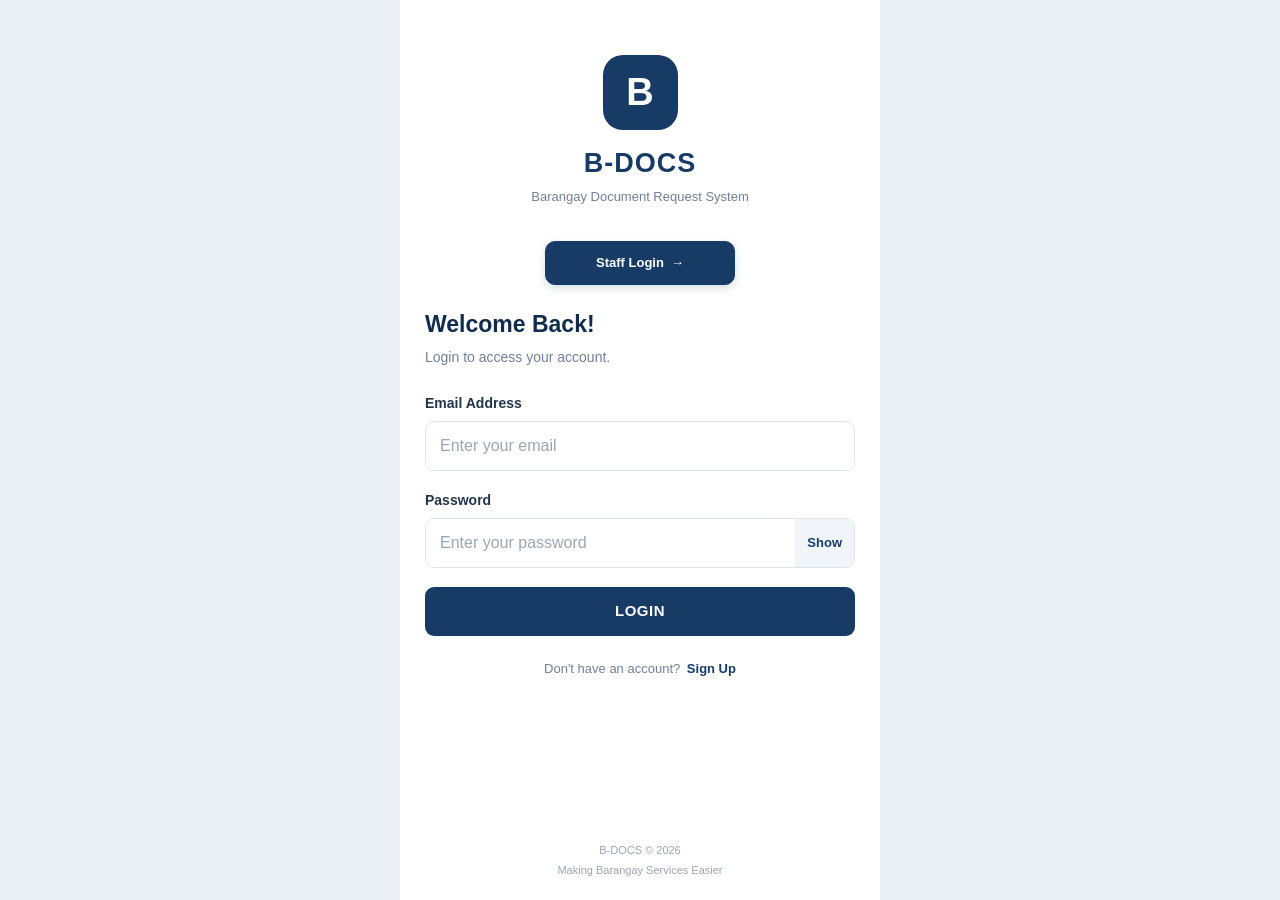
<file: RESIDENCE/index.html>
<!DOCTYPE html>
<html lang="en">
<head>
    <meta charset="UTF-8">

    <!-- Makes the design responsive on Android -->
    <meta name="viewport"
          content="width=device-width, initial-scale=1.0">

    <title>B-DOCS - Login</title>

    <!-- Connect CSS -->
    <link rel="stylesheet" href="style.css">
</head>

<body>

    <div class="login-container">

        <!-- Logo and App Name -->
        <div class="logo-section">
            <div class="logo">
                B
            </div>

            <h1>B-DOCS</h1>

            <p>Barangay Document Request System</p>
        </div>

       <!-- Login Form -->
<div class="login-form">

    <a href="admin-login.html" class="login-switch-link">
        Staff Login <span aria-hidden="true">→</span>
    </a>

    <h2>Welcome Back!</h2>

    <p class="subtitle">
        Login to access your account.
    </p>

    <form id="loginForm" autocomplete="on">

        <!-- Email -->
        <div class="input-group">
            <label for="email">Email Address</label>

            <input
                type="email"
                id="email"
                placeholder="Enter your email"
                autocomplete="username"
                required>
        </div>

        <!-- Password -->
        <div class="input-group">
            <label for="password">Password</label>

            <div class="password-container">
                <input
                    type="password"
                    id="password"
                    placeholder="Enter your password"
                    autocomplete="current-password"
                    required>

                <button type="button" id="togglePassword">
                    Show
                </button>
            </div>

            <small id="loginError" style="color: red;"></small>
        </div>

        <!-- Login Button -->
        <button type="submit" class="login-button">
            LOGIN
        </button>

    </form>

    <!-- Signup Link -->
    <div class="signup-section">
        <p>
            Don't have an account?
            <a href="signup.html">Sign Up</a>
        </p>
    </div>

</div>

        <!-- Footer -->
        <div class="footer">
            <p>B-DOCS © 2026</p>
            <p>Making Barangay Services Easier</p>
        </div>

    </div>

    <!-- Connect JavaScript -->
    <script src="script.js"></script>

</body>
</html>
</file>
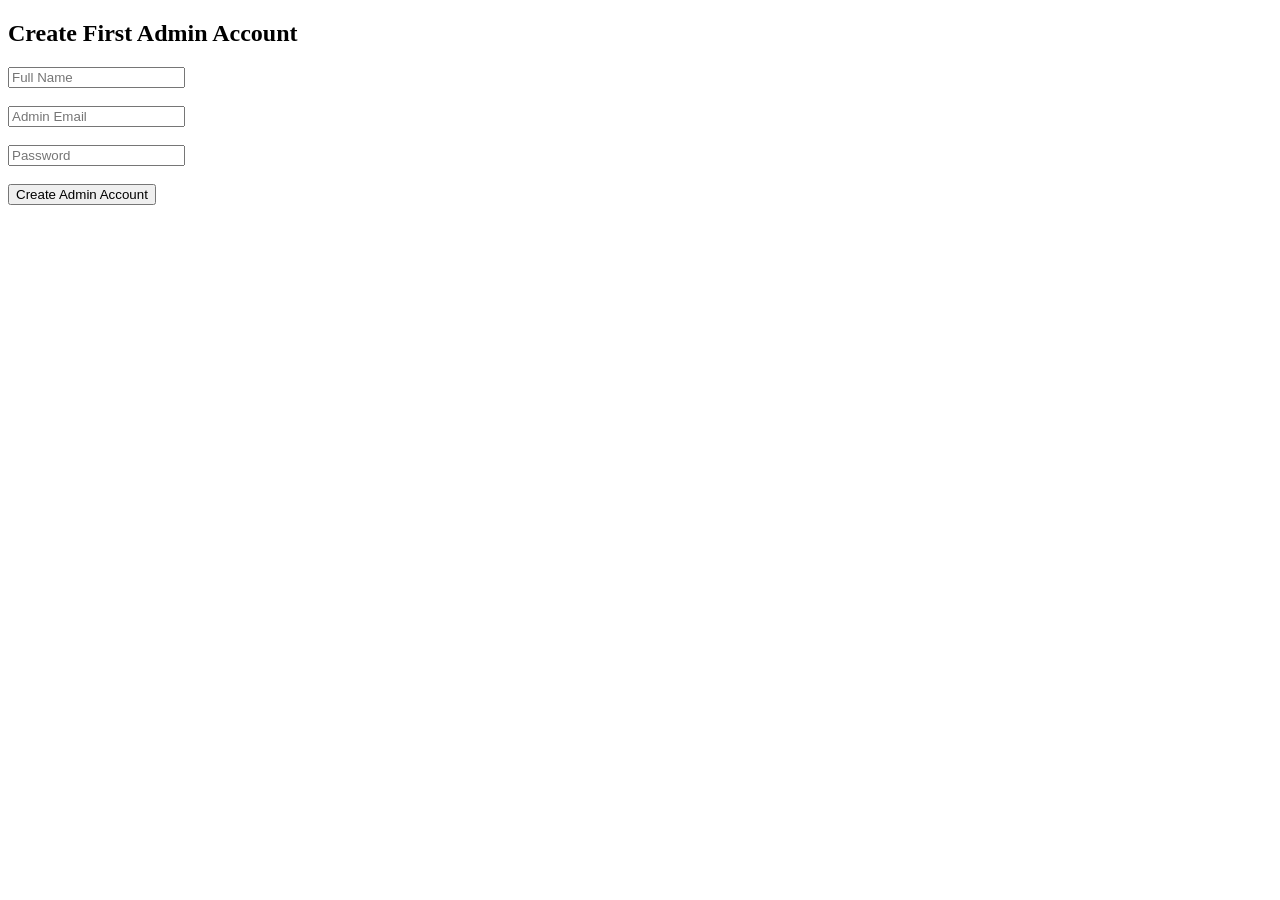
<file: RESIDENCE/admin-create-account.html>
<!DOCTYPE html>
<html lang="en">
<head>
    <meta charset="UTF-8">
    <meta name="viewport" content="width=device-width, initial-scale=1.0">
    <title>Create Admin Account</title>
</head>
<body>

    <h2>Create First Admin Account</h2>

    <form id="adminRegisterForm">
        <input type="text" id="fullName" placeholder="Full Name" required>
        <br><br>

        <input type="email" id="email" placeholder="Admin Email" required>
        <br><br>

        <input type="password" id="password" placeholder="Password" required>
        <br><br>

        <button type="submit">Create Admin Account</button>
    </form>

    <p id="message"></p>

    <script>
        document.getElementById("adminRegisterForm")
            .addEventListener("submit", async function(event) {
                event.preventDefault();

                const formData = new FormData();

                formData.append("full_name",
                    document.getElementById("fullName").value);

                formData.append("email",
                    document.getElementById("email").value);

                formData.append("password",
                    document.getElementById("password").value);

                try {
                    const response = await fetch("admin_register.php", {
                        method: "POST",
                        body: formData
                    });

                    const result = await response.json();

                    document.getElementById("message").textContent =
                        result.message;

                    if (result.success) {
                        document.getElementById("adminRegisterForm").reset();
                    }

                } catch (error) {
                    document.getElementById("message").textContent =
                        "Unable to connect to the server.";
                }
            });
    </script>

</body>
</html>
</file>
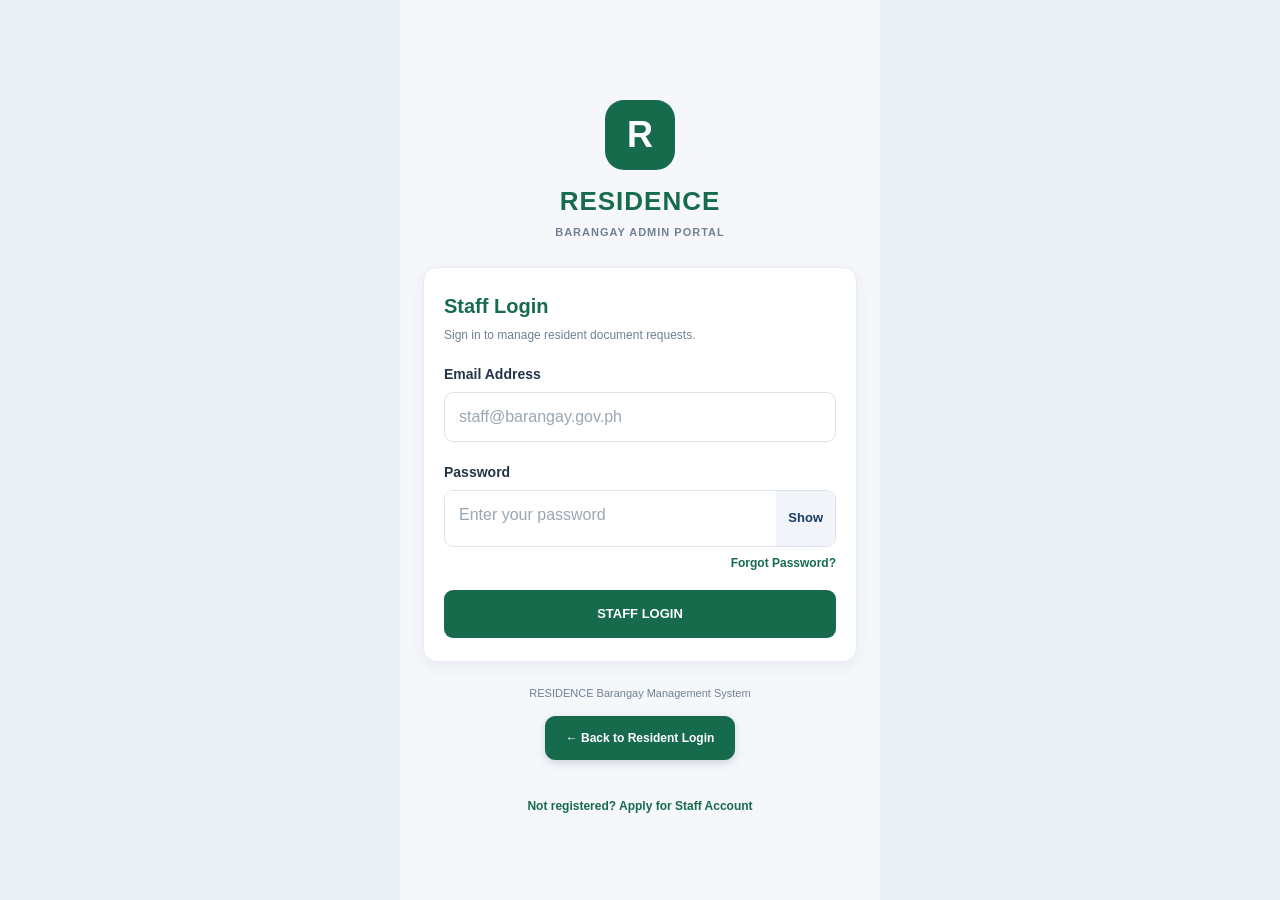
<file: RESIDENCE/admin-login.html>
<!DOCTYPE html>
<html lang="en">
<head>
    <meta charset="UTF-8">
    <meta name="viewport" content="width=device-width, initial-scale=1.0">
    <title>Staff Login | RESIDENCE</title>
    <link rel="stylesheet" href="style.css">
</head>
<body>

    <main class="admin-login-container">

        <div class="admin-login-logo">R</div>

        <h1>RESIDENCE</h1>
        <p class="admin-login-subtitle">BARANGAY ADMIN PORTAL</p>

        <section class="admin-login-card">
            <h2>Staff Login</h2>
            <p>Sign in to manage resident document requests.</p>

           <form id="adminLoginForm" autocomplete="off">

              <label for="adminEmail">Email Address</label>
<input
    type="email"
    id="adminEmail"
    placeholder="staff@barangay.gov.ph"
    autocomplete="off"
    required

                >

                <label for="adminPassword">Password</label>

              <div class="admin-password-wrapper">
    <input
        type="password"
        id="adminPassword"
        placeholder="Enter your password"
        autocomplete="current-password"
        required
    >
    <button type="button" id="adminTogglePassword">
        Show
    </button>
</div>

                <a href="#" id="adminForgotPassword">
                    Forgot Password?
                </a>
                <p id="adminLoginError" class="error-message"></p>

                <button type="submit" class="admin-login-button">
                    STAFF LOGIN
                </button>

            </form>
        </section>

        <p class="admin-login-footer">
            RESIDENCE Barangay Management System
        </p>

        <a href="index.html" class="resident-login-link login-switch-link">
            ← Back to Resident Login
        </a>

        <a href="admin-signup.html" class="resident-login-link">
    Not registered? Apply for Staff Account
</a>

    </main>

    <script src="script.js"></script>
</body>
</html>
</file>
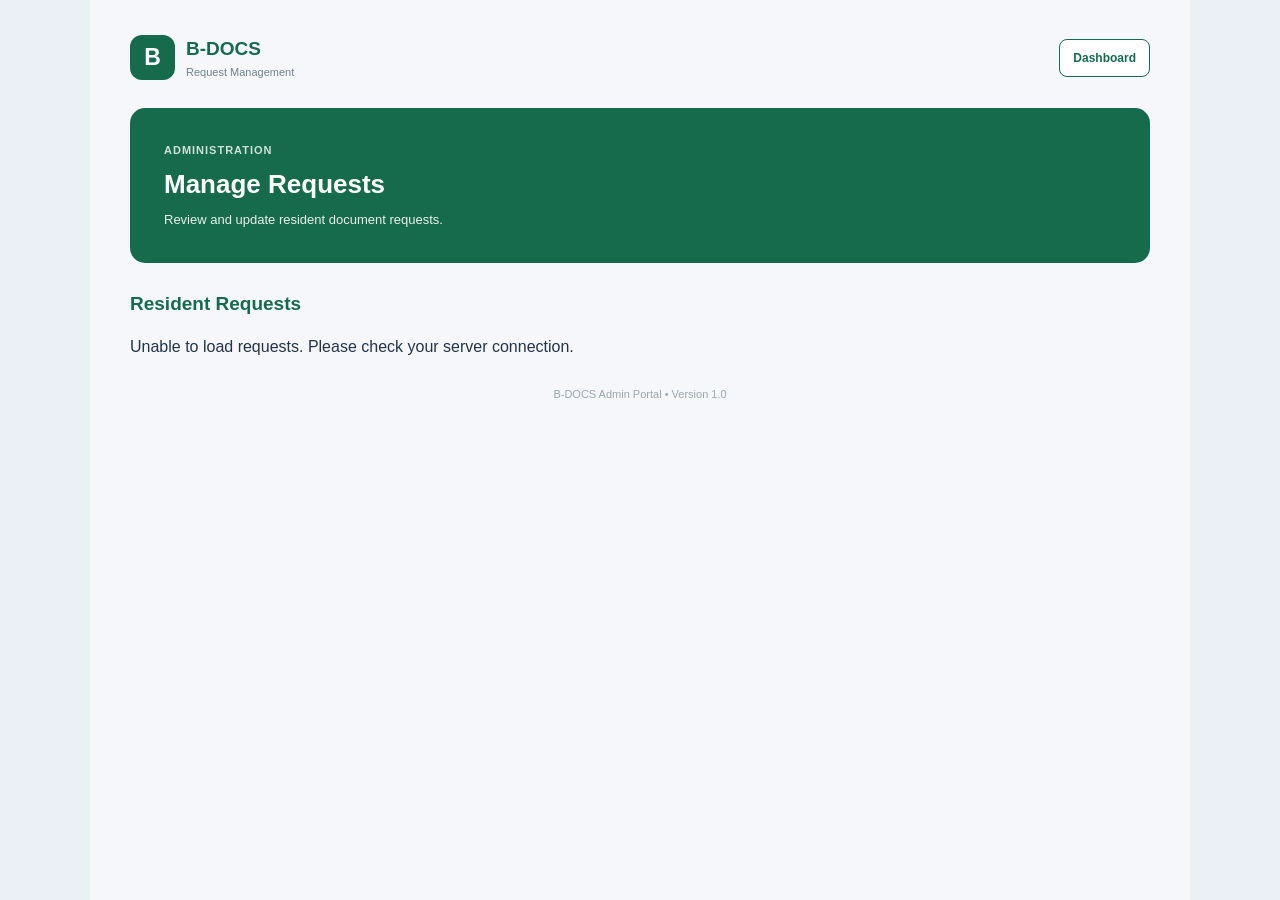
<file: RESIDENCE/admin-requests.html>
<!DOCTYPE html>
<html lang="en">
<head>
    <meta charset="UTF-8">
    <meta name="viewport" content="width=device-width, initial-scale=1.0">
    <title>Manage Requests | B-DOCS</title>
    <link rel="stylesheet" href="style.css?v=admin-button-design-3">
</head>
<body>

<main class="admin-container">

    <header class="admin-header">
        <div class="admin-brand">
            <div class="admin-logo">B</div>
            <div>
                <h2>B-DOCS</h2>
                <p>Request Management</p>
            </div>
        </div>

        <a href="admin.php"
           class="admin-back-link admin-dashboard-back-button">
            Dashboard
        </a>
    </header>

    <section class="admin-welcome">
        <p>ADMINISTRATION</p>
        <h1>Manage Requests</h1>
        <span>Review and update resident document requests.</span>
    </section>

    <section class="manage-requests">
        <h2>Resident Requests</h2>

        <div id="adminRequestList">
            <p>Loading requests...</p>
        </div>

        <p id="noAdminRequests" hidden>
            No resident requests found.
        </p>

        <div id="adminRequestPagination"
             class="admin-request-pagination"
             hidden>
            <button type="button" id="previousAdminRequestPage">
                Previous
            </button>
            <span id="adminRequestPageInfo">Page 1 of 1</span>
            <button type="button" id="nextAdminRequestPage">
                Next
            </button>
        </div>
    </section>

    <footer class="admin-footer">
        B-DOCS Admin Portal • Version 1.0
    </footer>

</main>

<div id="attachmentPreviewModal" class="attachment-modal" hidden>
    <div class="attachment-modal-content">
        <div class="attachment-modal-header">
            <h3 id="attachmentPreviewTitle">Attachment Preview</h3>
            <button type="button"
                    id="closeAttachmentPreview"
                    class="attachment-close-btn"
                    aria-label="Close preview">
                &times;
            </button>
        </div>

        <div id="attachmentPreviewBody" class="attachment-preview-body"></div>

        <div class="attachment-modal-footer">
            <a id="downloadAttachment"
               href="#"
               download
               class="attachment-download-btn">
                Download Attachment
            </a>
        </div>
    </div>
</div>

<script src="script.js"></script>
</body>
</html>
</file>
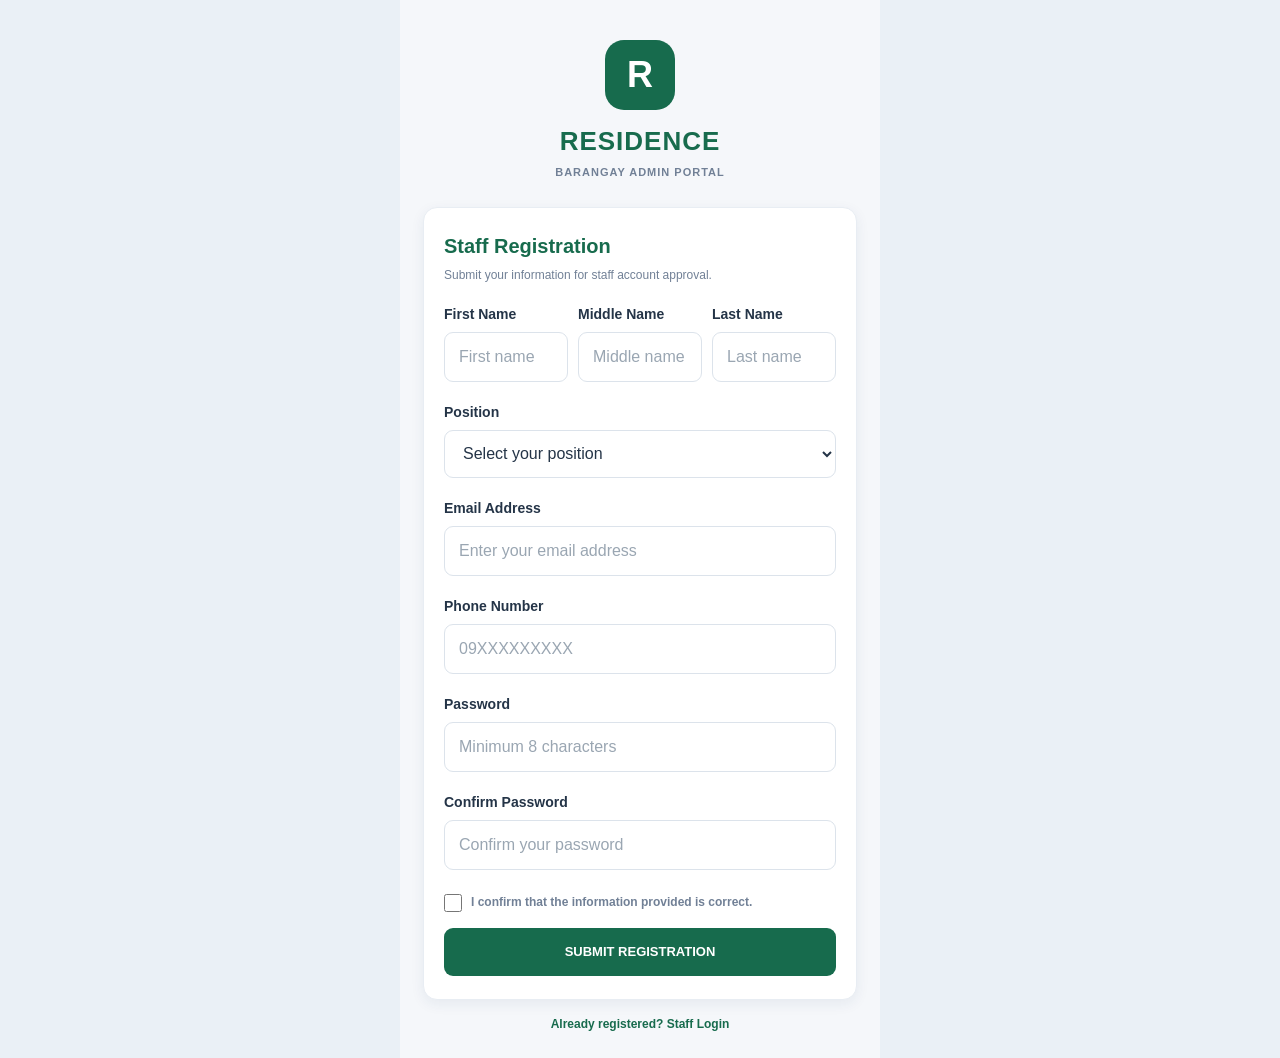
<file: RESIDENCE/admin-signup.html>
<!DOCTYPE html>
<html lang="en">
<head>
    <meta charset="UTF-8">
    <meta name="viewport" content="width=device-width, initial-scale=1.0">
    <title>Staff Registration | RESIDENCE</title>
    <link rel="stylesheet" href="style.css">
</head>
<body>

    <main class="admin-login-container">

        <div class="admin-login-logo">R</div>

        <h1>RESIDENCE</h1>
        <p class="admin-login-subtitle">BARANGAY ADMIN PORTAL</p>

        <section class="admin-login-card">
            <h2>Staff Registration</h2>
            <p>Submit your information for staff account approval.</p>

            <form id="adminSignupForm">

                
<div class="staff-name-row">

    <div class="staff-name-field">
        <label for="staffFirstName">First Name</label>
        <input type="text" id="staffFirstName"
               placeholder="First name" required>
    </div>

    <div class="staff-name-field">
        <label for="staffMiddleName">Middle Name</label>
        <input type="text" id="staffMiddleName"
               placeholder="Middle name">
    </div>

    <div class="staff-name-field">
        <label for="staffLastName">Last Name</label>
        <input type="text" id="staffLastName"
               placeholder="Last name" required>
    </div>

</div>


                <label for="staffPosition">Position</label>
                <select id="staffPosition" required>
                    <option value="">Select your position</option>
                    <option value="Barangay Secretary">Barangay Secretary</option>
                    <option value="Barangay Clerk">Barangay Clerk</option>
                    <option value="Barangay Staff">Barangay Staff</option>
                    <option value="Barangay Official">Barangay Official</option>
                </select>

                <label for="staffEmail">Email Address</label>
                <input type="email" id="staffEmail"
                       placeholder="Enter your email address" required>

                <label for="staffPhone">Phone Number</label>
                <input type="tel" id="staffPhone"
                       placeholder="09XXXXXXXXX"
                       pattern="09[0-9]{9}"
                       maxlength="11" required>

                
<label for="staffPassword">Password</label>
<input
    type="password"
    id="staffPassword"
    placeholder="Minimum 8 characters"
    minlength="8"
    autocomplete="new-password"
    required
>

<label for="staffConfirmPassword">Confirm Password</label>
<input
    type="password"
    id="staffConfirmPassword"
    placeholder="Confirm your password"
    autocomplete="new-password"
    required
>

                <label class="staff-approval-check">
                    <input type="checkbox" id="staffAgreement" required>
                    <span>I confirm that the information provided is correct.</span>
                </label>

                <button type="submit" class="admin-login-button">
                    SUBMIT REGISTRATION
                </button>

            </form>
        </section>

        <a href="admin-login.html" class="resident-login-link">
            Already registered? Staff Login
        </a>

    </main>

    <script src="script.js"></script>
</body>
</html>
</file>
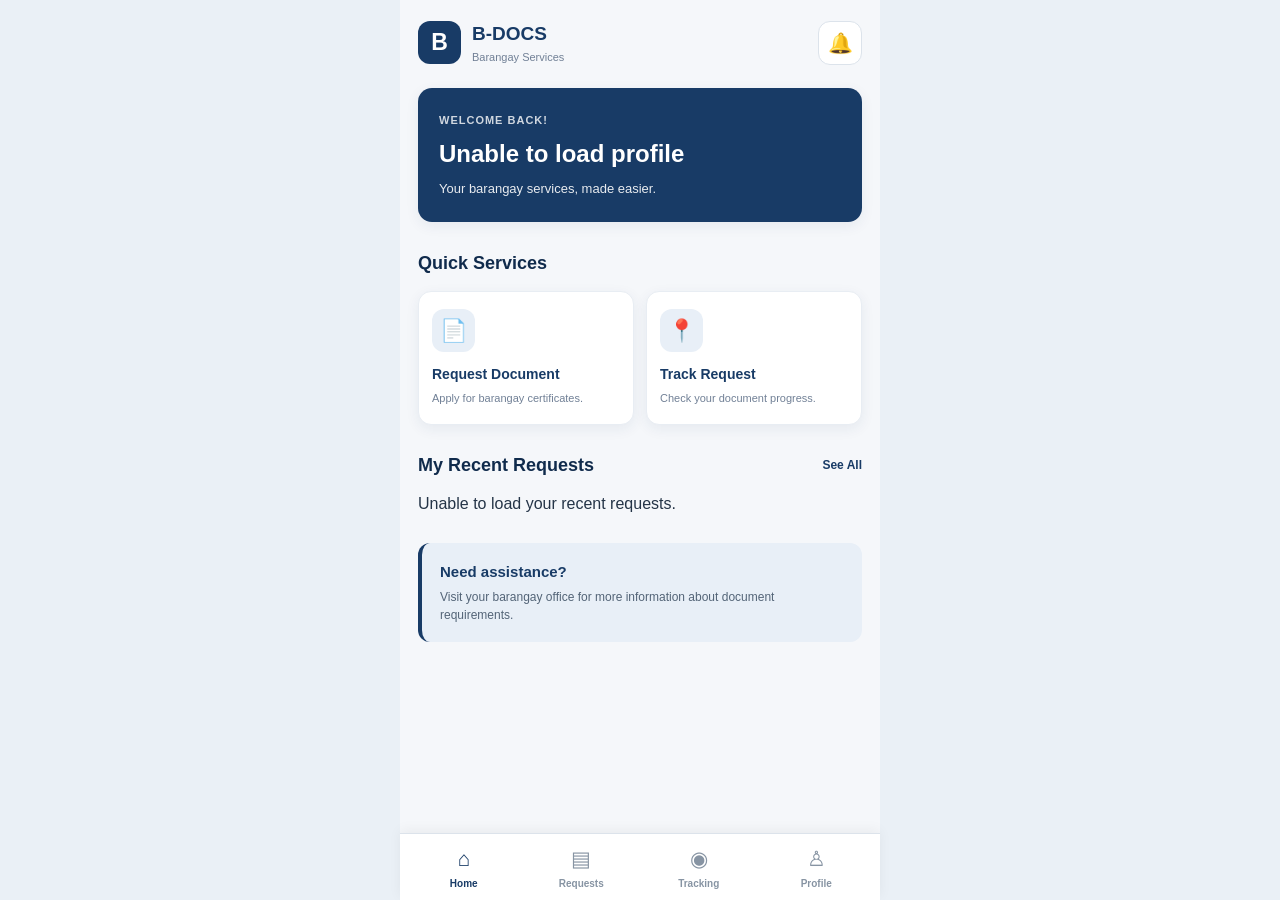
<file: RESIDENCE/home.html>
<!DOCTYPE html>
<html lang="en">
<head>
    <meta charset="UTF-8">
    <meta name="viewport"
          content="width=device-width, initial-scale=1.0">

    <title>B-DOCS - Home</title>

    <link rel="stylesheet" href="style.css">
</head>

<body>

<div class="home-container">

    <!-- HEADER -->
    <header class="home-header">

        <div class="brand">
            <div class="small-logo">B</div>

            <div>
                <h2>B-DOCS</h2>
                <p>Barangay Services</p>
            </div>
        </div>

        <button class="notification-btn"
                onclick="window.location.href='resident-notifications.html'"
                aria-label="View notifications">
            🔔
            <span id="residentNotificationBadge"
                  class="admin-notification-badge"
                  hidden>0</span>
        </button>

    </header>

    <!-- WELCOME SECTION -->
    <section class="welcome-card">

        <p>WELCOME BACK!</p>

        
        <h1 id="residentName">Loading...</h1>
        <p>
            Your barangay services, made easier.
        </p>

    </section>

    <!-- QUICK SERVICES -->
    <section class="home-section">

        <h2>Quick Services</h2>

        <div class="services-grid">

            <div class="service-card"
                 onclick="goToRequest()">

                <div class="service-icon">📄</div>

                <h3>Request Document</h3>

                <p>Apply for barangay certificates.</p>

            </div>

            <div class="service-card"
                 onclick="goToTracking()">

                <div class="service-icon">📍</div>

                <h3>Track Request</h3>

                <p>Check your document progress.</p>

            </div>

        </div>

    </section>

    <!-- RECENT REQUESTS -->
<section class="home-section">

    <div class="section-heading">

        <h2>My Recent Requests</h2>

        <a href="tracking.html">See All</a>

    </div>

    <div id="recentRequestsContainer">

        <p>Loading your recent requests...</p>

    </div>

</section>

    <!-- INFORMATION CARD -->
    <section class="information-card">

        <h3>Need assistance?</h3>

        <p>
            Visit your barangay office for more information
            about document requirements.
        </p>
       

    </section>

    <!-- BOTTOM NAVIGATION -->
    <nav class="bottom-navigation">

        <a href="home.html" class="nav-item active">
            <span>⌂</span>
            <small>Home</small>
        </a>

        <a href="request.html" class="nav-item">
            <span>▤</span>
            <small>Requests</small>
        </a>

        <a href="tracking.html" class="nav-item">
            <span>◉</span>
            <small>Tracking</small>
        </a>

        <a href="profile.html" class="nav-item">
            <span>♙</span>
            <small>Profile</small>
        </a>

    </nav>

</div>

<script src="script.js"></script>

</body>
</html>
</file>
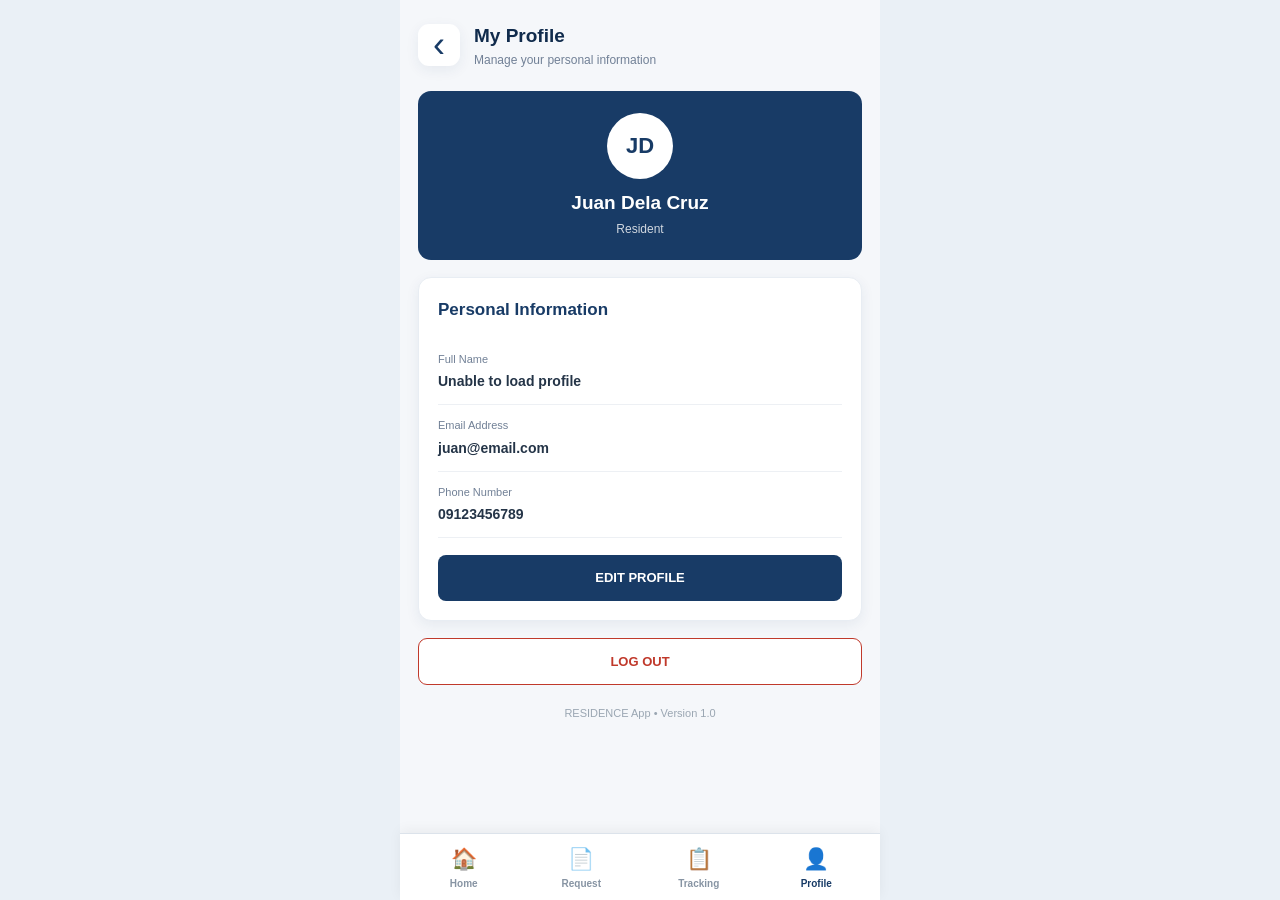
<file: RESIDENCE/profile.html>
<!DOCTYPE html>
<html lang="en">
<head>
    <meta charset="UTF-8">
    <meta name="viewport" content="width=device-width, initial-scale=1.0">
    <title>My Profile | RESIDENCE</title>
    <link rel="stylesheet" href="style.css?v=resident-back-button">
</head>
<body>

    <main class="profile-container">

        <header class="page-header">
            <a href="home.html" class="back-link" aria-label="Back to home">‹</a>
            <div>
                <h2>My Profile</h2>
                <p>Manage your personal information</p>
            </div>
        </header>

        <section class="profile-card">
            <div class="profile-avatar">JD</div>
            <h2 id="profileName">Juan Dela Cruz</h2>
            <p>Resident</p>
        </section>

        <section class="profile-details">
            <h3>Personal Information</h3>

            <div class="profile-field">
                <label>Full Name</label>
                <p id="displayName">Juan Dela Cruz</p>
            </div>

            <div class="profile-field">
                <label>Email Address</label>
                <p id="displayEmail">juan@email.com</p>
            </div>

            <div class="profile-field">
                <label>Phone Number</label>
                <p id="displayPhone">09123456789</p>
            </div>

            <button type="button" class="edit-profile-button" onclick="toggleEditProfile()">
                EDIT PROFILE
            </button>
        </section>

        <section class="edit-profile-section" id="editProfileSection" hidden>
            <h3>Edit Information</h3>

            <form id="profileForm">
                <label for="editName">Full Name</label>
                <input type="text" id="editName" required>

                <label for="editEmail">Email Address</label>
                <input type="email" id="editEmail" required>

                <label for="editPhone">Phone Number</label>
                <input type="tel" id="editPhone"
                       pattern="09[0-9]{9}"
                       maxlength="11"
                       required>

                <button type="submit" class="edit-profile-button">
                    SAVE CHANGES
                </button>
            </form>
        </section>

        <button type="button" class="logout-button" onclick="logoutResident()">
            LOG OUT
        </button>

        <p class="profile-version">RESIDENCE App • Version 1.0</p>

    </main>

    <nav class="bottom-navigation">
        <a href="home.html" class="nav-item">
            🏠
            <small>Home</small>
        </a>
        <a href="request.html" class="nav-item">
            📄
            <small>Request</small>
        </a>
        <a href="tracking.html" class="nav-item">
            📋
            <small>Tracking</small>
        </a>
        <a href="profile.html" class="nav-item active">
            👤
            <small>Profile</small>
        </a>
    </nav>

    <script src="script.js"></script>
</body>
</html>
</file>
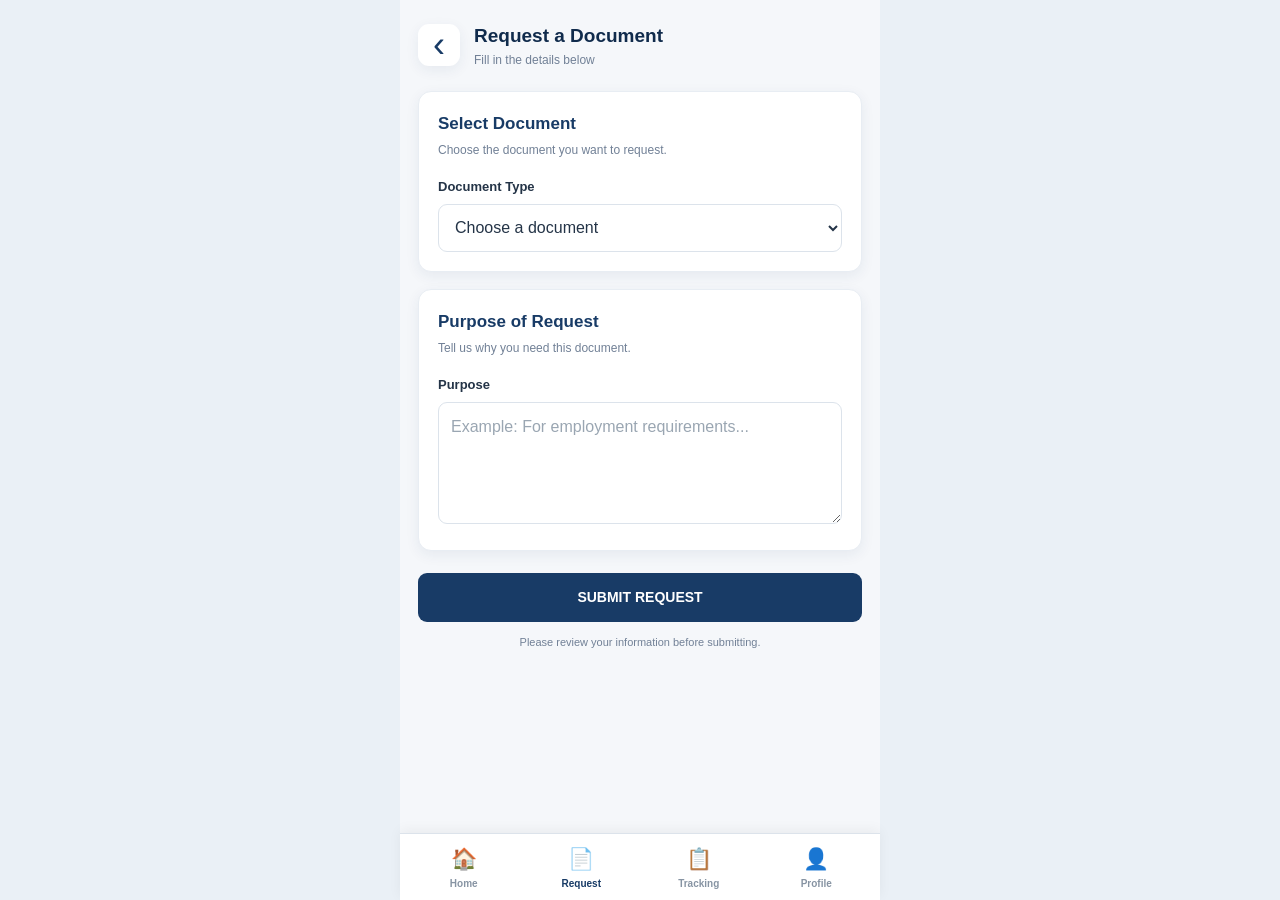
<file: RESIDENCE/request.html>
<!DOCTYPE html>
<html lang="en">
<head>
    <meta charset="UTF-8">
    <meta name="viewport" content="width=device-width, initial-scale=1.0">
    <title>Request a Document | RESIDENCE</title>
    <link rel="stylesheet" href="style.css?v=resident-back-button-arrow">
</head>
<body>

    <main class="request-container">

        <header class="page-header">
            <a href="home.html" class="back-link" aria-label="Back to home">‹</a>
            <div>
                <h2>Request a Document</h2>
                <p>Fill in the details below</p>
            </div>
        </header>

        <form id="documentRequestForm">

            <!-- DOCUMENT SELECTION -->
            <section class="request-section">
                <h3>Select Document</h3>
                <p class="section-description">
                    Choose the document you want to request.
                </p>

                <label class="field-label" for="documentType">
                    Document Type
                </label>

                <select id="documentType" required>
                    <option value="">Choose a document</option>
                    <option value="Barangay Indigency">Barangay Indigency</option>
                    <option value="Barangay Clearance">Barangay Clearance</option>
                    <option value="Certificate of Residency">Certificate of Residency</option>
                    <option value="Business Clearance">Business Clearance</option>
                    <option value="Community Tax Certificate (CTC/Cedula)">
                        Community Tax Certificate (CTC/Cedula)
                    </option>
                </select>
            </section>

            <!-- PURPOSE -->
            <section class="request-section">
                <h3>Purpose of Request</h3>
                <p class="section-description">
                    Tell us why you need this document.
                </p>

                <label class="field-label" for="requestPurpose">
                    Purpose
                </label>

                <textarea
                    id="requestPurpose"
                    rows="4"
                    placeholder="Example: For employment requirements..."
                    required
                ></textarea>
            </section>

            <!-- REQUIRED ATTACHMENTS -->
            <section class="request-section" id="requiredAttachmentSection" hidden>

                <h3>Required Attachment</h3>

                <p class="section-description" id="attachmentInstruction"></p>

                <label class="field-label" for="attachments">
                    Upload Required Document
                </label>

                <input
                    type="file"
                    id="attachments"
                    accept=".jpg,.jpeg,.png,.pdf,.doc,.docx"
                    multiple
                >

                <small>
                    <p>Accepted formats: JPG, JPEG, PNG, PDF, DOC, DOCX</p>
                    <p>Maximum file size: 5 MB per file</p>
                </small>

                <div id="attachmentList"></div>

                <p id="attachmentError" style="color: red;"></p>

            </section>

            <!-- SUBMIT -->
            <button type="submit" class="submit-request-button">
                SUBMIT REQUEST
            </button>

            <p class="request-note">
                Please review your information before submitting.
            </p>

        </form>

    </main>

    <!-- BOTTOM NAVIGATION -->
    <nav class="bottom-navigation">

        <a href="home.html" class="nav-item">
            🏠
            <small>Home</small>
        </a>

        <a href="request.html" class="nav-item active">
            📄
            <small>Request</small>
        </a>

        <a href="tracking.html" class="nav-item">
            📋
            <small>Tracking</small>
        </a>

        <a href="profile.html" class="nav-item">
            👤
            <small>Profile</small>
        </a>

    </nav>

    <script src="script.js"></script>

</body>
</html>
</file>
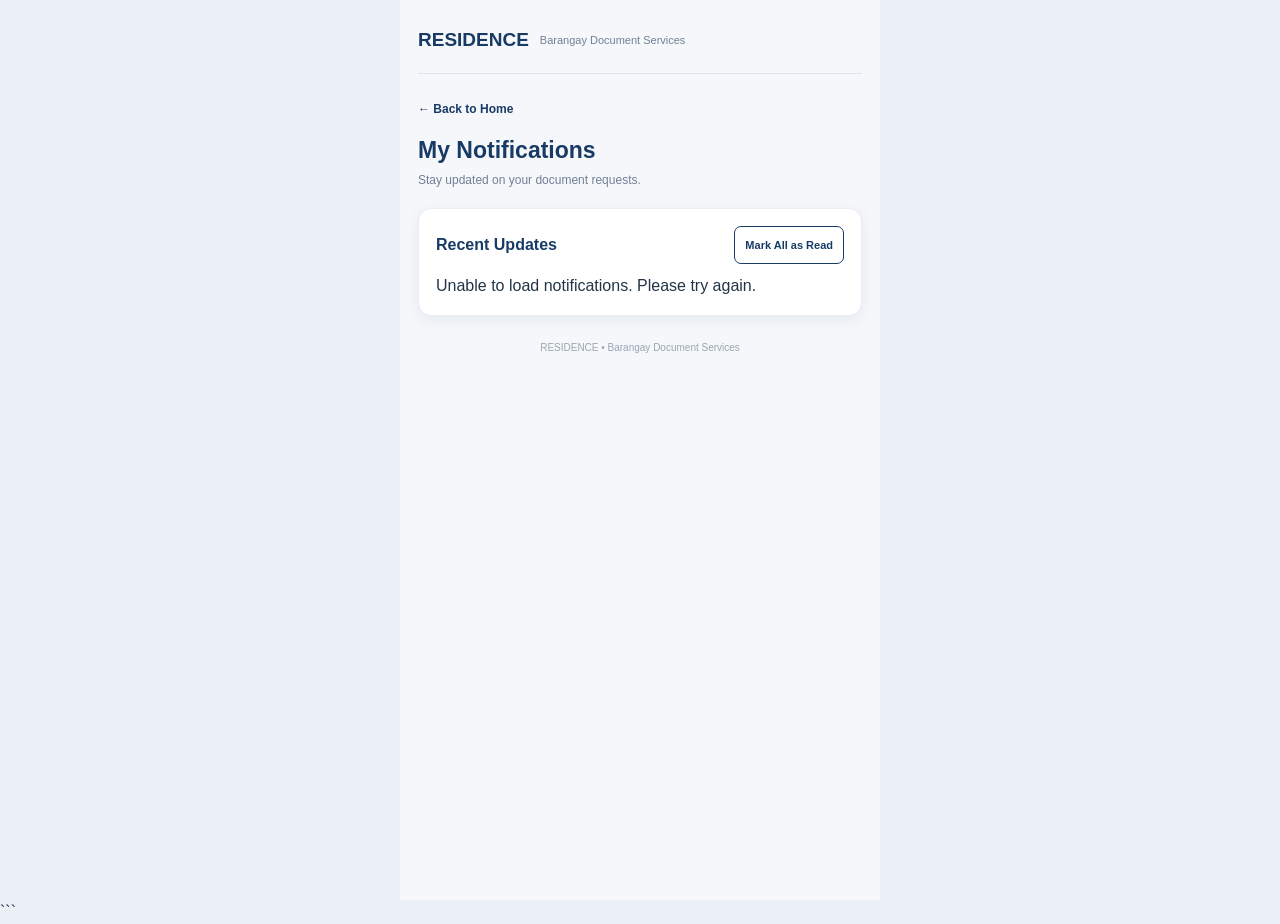
<file: RESIDENCE/resident-notifications.html>
<!DOCTYPE html>
<html lang="en">
<head>
    <meta charset="UTF-8">
    <meta name="viewport" content="width=device-width, initial-scale=1.0">
    <title>RESIDENCE | My Notifications</title>
    <link rel="stylesheet" href="style.css">
</head>
<body>

<main class="app-container">

    <header class="app-header">
        <div class="brand">
            <h2>RESIDENCE</h2>
            <p>Barangay Document Services</p>
        </div>
    </header>

    <section class="resident-notification-heading">
        <a href="home.html">← Back to Home</a>
        <h1>My Notifications</h1>
        <p>Stay updated on your document requests.</p>
    </section>

    <section class="resident-notification-card">

        <div class="resident-notification-top">
            <h2>Recent Updates</h2>

            <button type="button" onclick="markResidentNotificationsRead()">
                Mark All as Read
            </button>
        </div>

        <!-- Notifications will be displayed here automatically -->
       
<div id="residentNotificationsList">

    <p id="emptyResidentNotifications">
        You don't have any notifications yet.
    </p>

</div>

<!-- NOTIFICATION PAGINATION -->
<div id="residentNotificationPagination" class="resident-notification-pagination" hidden>

    <button type="button" id="previousNotificationPage">
        Previous
    </button>

    <span id="notificationPageInfo">Page 1 of 1</span>

    <button type="button" id="nextNotificationPage">
        Next
    </button>

</div>

    </section>

    <footer class="app-footer">
        RESIDENCE • Barangay Document Services
    </footer>

</main>

<script src="script.js"></script>
</body>
</html>
```
</file>
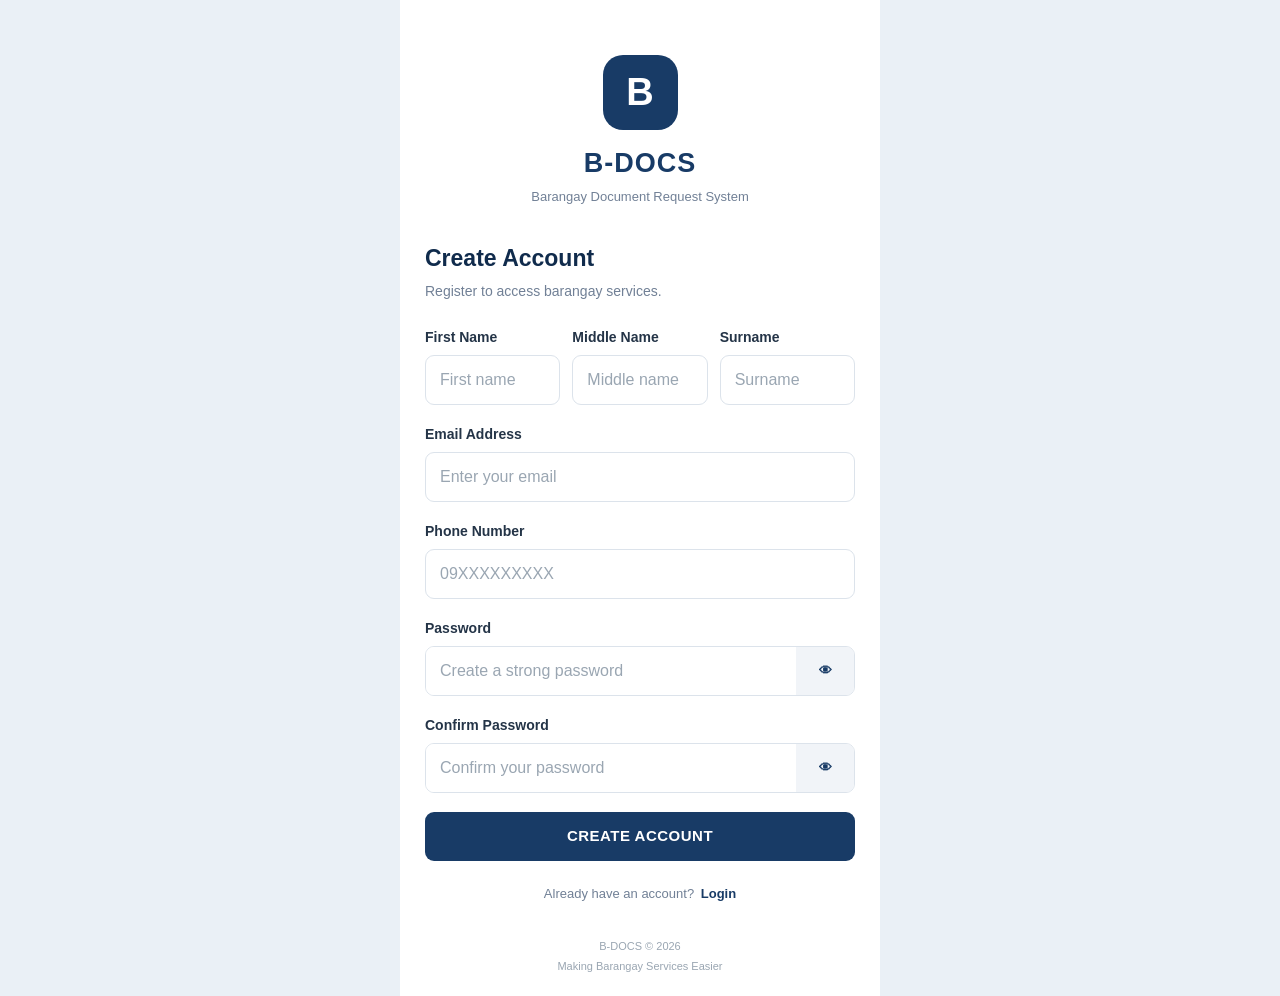
<file: RESIDENCE/signup.html>
<!DOCTYPE html>
<html lang="en">
<head>
    <meta charset="UTF-8">
    <meta name="viewport"
          content="width=device-width, initial-scale=1.0">

    <title>B-DOCS - Sign Up</title>

    <link rel="stylesheet" href="style.css">
</head>

<body>

    <div class="login-container">

        <div class="logo-section">
            <div class="logo">B</div>
            <h1>B-DOCS</h1>
            <p>Barangay Document Request System</p>
        </div>

        <div class="login-form">

            <h2>Create Account</h2>

            <p class="subtitle">
                Register to access barangay services.
            </p>

            <form id="signupForm" autocomplete="off">

               
<!-- NAME FIELDS -->
<div class="name-grid">

    <div class="input-group">
        <label for="firstName">First Name</label>
        <input type="text"
               id="firstName"
               placeholder="First name"
               required>
    </div>

    <div class="input-group">
        <label for="middleName">Middle Name</label>
        <input type="text"
               id="middleName"
               placeholder="Middle name">
    </div>

    <div class="input-group">
        <label for="surname">Surname</label>
        <input type="text"
               id="surname"
               placeholder="Surname"
               required>
    </div>

</div>


                <div class="input-group">
                    <label>Email Address</label>
                    <input type="email"
                           id="signupEmail"
                           placeholder="Enter your email"
                           autocomplete="off"
                           required>
                </div>

                <!-- PHONE NUMBER -->
                <div class="input-group">
                    <label>Phone Number</label>

                    <input type="text"
                           id="phone"
                           placeholder="09XXXXXXXXX"
                           maxlength="11"
                           minlength="11"
                           inputmode="numeric"
                           required>

                    <small id="phoneError" style="color: red;"></small>
                </div>

                <!-- PASSWORD -->
                <div class="input-group">

                    <label>Password</label>

                    <div class="password-container">
                        <input type="password"
                               id="signupPassword"
                               placeholder="Create a strong password"
                               autocomplete="new-password"
                               required>
                        <button type="button"
                                id="toggleSignupPassword"
                                aria-label="Show password"
                                title="Show password">👁</button>
                    </div>

                    <!-- PASSWORD REQUIREMENTS -->
                    <div id="passwordRequirements"
                         style="display: none;">

                        <p id="lengthCheck"
                           data-label="Minimum of 8 characters">
                            ❌ Minimum of 8 characters
                        </p>

                        <p id="uppercaseCheck"
                           data-label="At least one uppercase letter (A-Z)">
                            ❌ At least one uppercase letter (A-Z)
                        </p>

                        <p id="lowercaseCheck"
                           data-label="At least one lowercase letter (a-z)">
                            ❌ At least one lowercase letter (a-z)
                        </p>

                        <p id="numberCheck"
                           data-label="At least one number (0-9)">
                            ❌ At least one number (0-9)
                        </p>

                        <p id="specialCheck"
                           data-label="At least one special character (!@#$%)">
                            ❌ At least one special character (!@#$%)
                        </p>

                    </div>

                </div>

                <!-- CONFIRM PASSWORD -->
                <div class="input-group">

                    <label>Confirm Password</label>

                    <div class="password-container">
                        <input type="password"
                               id="confirmPassword"
                               placeholder="Confirm your password"
                               autocomplete="new-password"
                               required>
                        <button type="button"
                                id="toggleConfirmPassword"
                                aria-label="Show password"
                                title="Show password">👁</button>
                    </div>

                    <small id="confirmPasswordError"
                           style="color: red;"></small>

                </div>
<small id="signupMessage"
       style="display:block; margin:10px 0; color:red;">
</small>
                <button type="submit" class="login-button">
                    CREATE ACCOUNT
                </button>

            </form>

            <div class="signup-section">
                <p>
                    Already have an account?
                    <a href="index.html">Login</a>
                </p>
            </div>

        </div>

        <div class="footer">
            <p>B-DOCS © 2026</p>
            <p>Making Barangay Services Easier</p>
        </div>

    </div>

    <script src="script.js"></script>

</body>
</html>
</file>
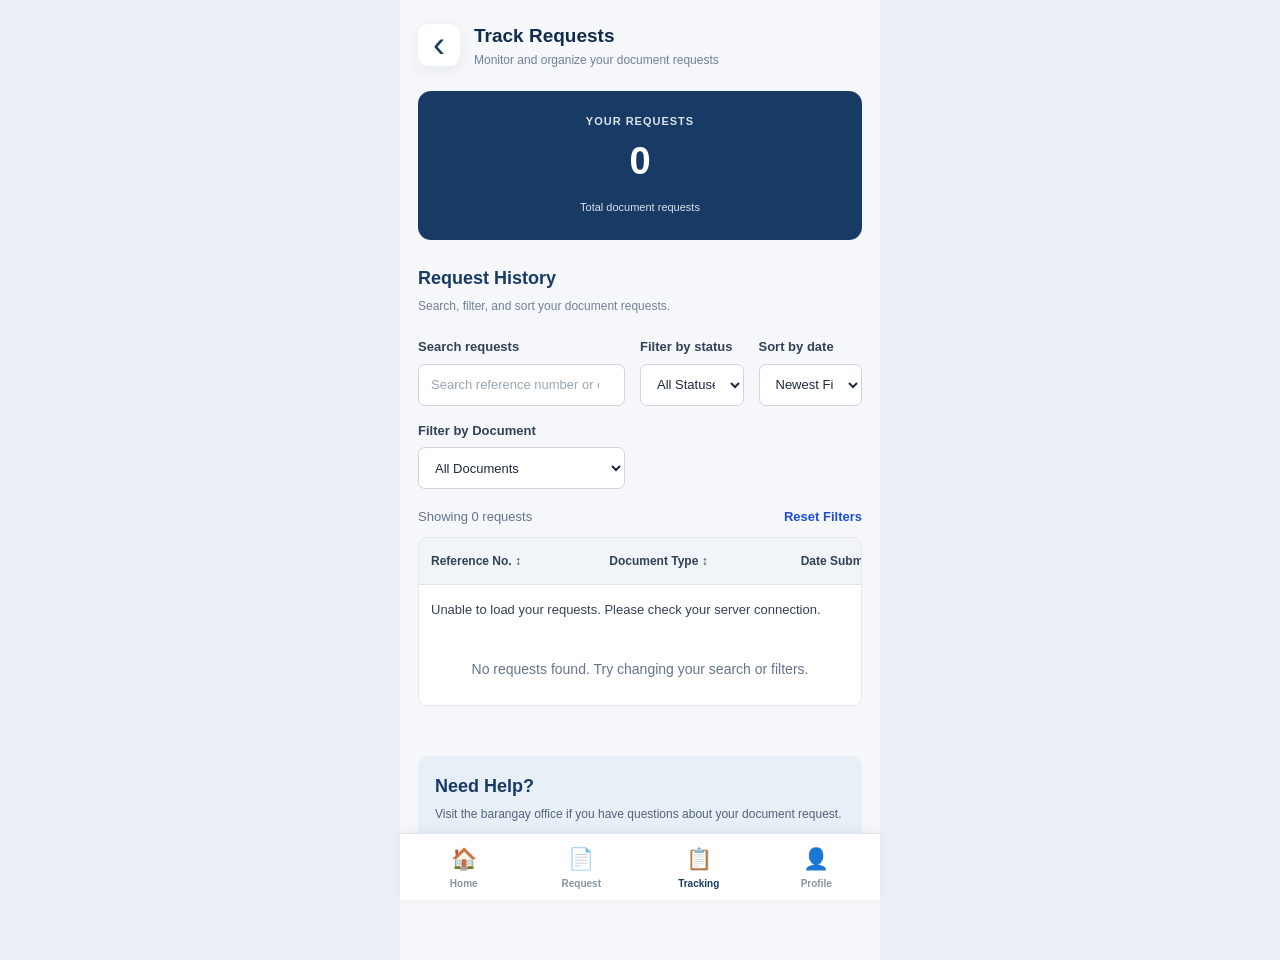
<file: RESIDENCE/tracking.html>
<!DOCTYPE html>
<html lang="en">
<head>
    <meta charset="UTF-8">
    <meta name="viewport" content="width=device-width, initial-scale=1.0">
    <title>Track Requests | RESIDENCE</title>
    <link rel="stylesheet" href="style.css?v=resident-back-button">
</head>
<body>

<main class="tracking-container">

    <header class="page-header">
        <a href="home.html" class="back-link" aria-label="Back to home">‹</a>
        <div>
            <h2>Track Requests</h2>
            <p>Monitor and organize your document requests</p>
        </div>
    </header>

    <section class="tracking-summary">
        <p>YOUR REQUESTS</p>
        <h1 id="totalRequests">0</h1>
        <small>Total document requests</small>
    </section>

    <section class="tracking-section">

        <h3>Request History</h3>
        <p class="section-description">
            Search, filter, and sort your document requests.
        </p>

        <div class="history-controls">

            <div class="history-search">
                <label for="requestSearch">Search requests</label>
                <input
                    type="search"
                    id="requestSearch"
                    placeholder="Search reference number or document..."
                >
            </div>

            <div class="history-filter">
                <label for="statusFilter">Filter by status</label>
                <select id="statusFilter">
                    <option value="all">All Statuses</option>
                    <option value="Pending">Pending</option>
                    <option value="Processing">Processing</option>
                    <option value="Approved">Approved</option>
                    <option value="Rejected">Rejected</option>
                    <option value="Completed">Completed</option>
                </select>
            </div>

            <div class="history-filter">
                <label for="dateFilter">Sort by date</label>
                <select id="dateFilter">
                    <option value="newest">Newest First</option>
                    <option value="oldest">Oldest First</option>
                </select>
            </div>

        </div>

        <div class="table-information">
            <span id="requestCount">Showing 0 requests</span>
            <button type="button" id="resetFilters" class="reset-filter">
                Reset Filters
            </button>
        </div>

        <div class="request-table-wrapper">
            <table class="request-history-table">

                <thead>
                    <tr>
                        <th>
                            <button type="button" class="sort-button" data-sort="reference">
                                Reference No. ↕
                            </button>
                        </th>
                        <th>
                            <button type="button" class="sort-button" data-sort="document">
                                Document Type ↕
                            </button>
                        </th>
                        <th>
                            <button type="button" class="sort-button" data-sort="date">
                                Date Submitted ↕
                            </button>
                        </th>
                        <th>Status</th>
                        <th>Action</th>
                    </tr>
                </thead>

            <tbody id="requestTableBody">
</tbody>

            </table>

            <p id="noRequestsMessage" class="no-requests-message" hidden>
                No requests found. Try changing your search or filters.
            </p>
        </div>

    </section>

    <section class="tracking-help">
        <h3>Need Help?</h3>
        <p>
            Visit the barangay office if you have questions
            about your document request.
        </p>
    </section>

</main>

<nav class="bottom-navigation">
    <a href="home.html" class="nav-item">
        🏠
        <small>Home</small>
    </a>
    <a href="request.html" class="nav-item">
        📄
        <small>Request</small>
    </a>
    <a href="tracking.html" class="nav-item active">
        📋
        <small>Tracking</small>
    </a>
    <a href="profile.html" class="nav-item">
        👤
        <small>Profile</small>
    </a>
</nav>

<script src="script.js"></script>
</body>
</html>
</file>
<file: RESIDENCE/style.css>
/* =========================================
   RESIDENCE - COMPLETE RESPONSIVE STYLESHEET
   Mobile-first design
========================================= */

/* =========================================
   1. GLOBAL SETTINGS
========================================= */

* {
    margin: 0;
    padding: 0;
    box-sizing: border-box;
}

:root {
    --primary: #183B66;
    --primary-dark: #102B4C;
    --primary-light: #E8EFF7;
    --background: #EAF0F6;
    --surface: #FFFFFF;
    --text: #243447;
    --muted: #718096;
    --border: #DCE3EB;
    --success: #176B4D;
    --success-bg: #E5F5EC;
    --warning: #A66A00;
    --warning-bg: #FFF3D6;
    --danger: #C0392B;
    --danger-bg: #FDECEA;
    --info: #2463A6;
    --info-bg: #E8F1FC;
    --radius: 14px;
    --shadow: 0 4px 14px rgba(24, 59, 102, 0.07);
}

html {
    scroll-behavior: smooth;
}

body {
    font-family: Arial, Helvetica, sans-serif;
    background-color: var(--background);
    color: var(--text);
    min-height: 100vh;
    min-height: 100dvh;
    line-height: 1.5;
}

button,
input,
select,
textarea {
    font: inherit;
}

button {
    cursor: pointer;
}

a {
    color: var(--primary);
    text-decoration: none;
}

a:hover {
    text-decoration: underline;
}

[hidden] {
    display: none !important;
}

input:focus,
select:focus,
textarea:focus {
    outline: none;
    border-color: var(--primary);
    box-shadow: 0 0 0 3px rgba(24, 59, 102, 0.13);
}

button:focus-visible,
a:focus-visible {
    outline: 3px solid rgba(36, 99, 166, 0.35);
    outline-offset: 3px;
}

/* =========================================
   2. COMMON FORM ELEMENTS
========================================= */

.input-group {
    margin-bottom: 19px;
    width: 100%;
}

.input-group label,
.login-form label,
.admin-login-card label,
.edit-profile-section label {
    display: block;
    font-size: 14px;
    font-weight: 600;
    color: var(--text);
    margin-bottom: 7px;
}

.input-group input,
.admin-login-card input,
.admin-login-card select,
.edit-profile-section input {
    width: 100%;
    min-height: 48px;
    padding: 12px 14px;
    border: 1px solid var(--border);
    border-radius: 9px;
    background: #FFFFFF;
    font-size: 16px;
    color: var(--text);
    transition: border-color 0.2s, box-shadow 0.2s;
}

input::placeholder,
textarea::placeholder {
    color: #9AA6B2;
}

.password-container,
.admin-password-wrapper {
    display: flex;
    align-items: stretch;
    width: 100%;
    border: 1px solid var(--border);
    border-radius: 9px;
    overflow: hidden;
    background: #FFFFFF;
}

.password-container:focus-within,
.admin-password-wrapper:focus-within {
    border-color: var(--primary);
    box-shadow: 0 0 0 3px rgba(24, 59, 102, 0.13);
}

.password-container input,
.admin-password-wrapper input {
    flex: 1;
    min-width: 0;
    border: none;
    border-radius: 0;
    box-shadow: none;
}

.password-container input:focus,
.admin-password-wrapper input:focus {
    box-shadow: none;
}

.password-container button,
.admin-password-wrapper button {
    min-width: 58px;
    padding: 0 12px;
    border: none;
    background: #F1F4F8;
    color: var(--primary);
    font-size: 13px;
    font-weight: 700;
}

.password-container button:hover,
.admin-password-wrapper button:hover {
    background: #E2EAF3;
}

small {
    line-height: 1.5;
}

/* =========================================
   3. RESIDENT LOGIN AND SIGNUP
========================================= */

.login-container {
    width: 100%;
    max-width: 480px;
    min-height: 100vh;
    min-height: 100dvh;
    margin: 0 auto;
    padding: 35px 25px 22px;
    background: #FFFFFF;
    display: flex;
    flex-direction: column;
}

.logo-section {
    text-align: center;
    margin: 20px 0 35px;
}

.logo {
    width: 75px;
    height: 75px;
    margin: 0 auto 13px;
    border-radius: 20px;
    background: var(--primary);
    color: #FFFFFF;
    display: flex;
    align-items: center;
    justify-content: center;
    font-size: 38px;
    font-weight: bold;
}

.logo-section h1 {
    color: var(--primary);
    font-size: 27px;
    letter-spacing: 1px;
}

.logo-section p {
    font-size: 13px;
    color: var(--muted);
    margin-top: 3px;
}

.login-form {
    width: 100%;
}

.login-form h2 {
    font-size: 23px;
    color: var(--primary-dark);
    margin-bottom: 5px;
}

.login-form .subtitle {
    font-size: 14px;
    color: var(--muted);
    margin-bottom: 25px;
}

.forgot-password {
    text-align: right;
    margin: 5px 0 22px;
    font-size: 13px;
    font-weight: 600;
}

.forgot-password a {
    color: var(--primary);
}

.login-button {
    width: 100%;
    min-height: 49px;
    padding: 13px;
    border: none;
    border-radius: 9px;
    background: var(--primary);
    color: #FFFFFF;
    font-size: 15px;
    font-weight: bold;
    letter-spacing: 0.5px;
    transition: background 0.2s, transform 0.2s;
}

.login-button:hover {
    background: var(--primary-dark);
}

.login-button:active {
    transform: scale(0.99);
}

.signup-section {
    text-align: center;
    margin-top: 23px;
    font-size: 13px;
    color: var(--muted);
}

.signup-section a {
    color: var(--primary);
    font-weight: bold;
    margin-left: 3px;
}

.login-switch-link {
    display: flex;
    width: 190px;
    justify-content: center;
    align-items: center;
    gap: 7px;
    min-height: 44px;
    margin: 0 auto 22px;
    padding: 10px 18px;
    border: 1px solid var(--primary);
    border-radius: 10px;
    background: var(--primary);
    color: #FFFFFF;
    font-size: 13px;
    font-weight: bold;
    text-decoration: none;
    box-shadow: 0 3px 8px rgba(24, 59, 102, 0.18);
    transition: background 0.2s, box-shadow 0.2s, transform 0.2s;
}

.login-switch-link:hover {
    background: var(--primary-dark);
    border-color: var(--primary-dark);
    box-shadow: 0 5px 12px rgba(16, 43, 76, 0.25);
    transform: translateY(-2px);
}

.login-switch-link:active {
    transform: translateY(0);
}

.login-switch-link:focus-visible {
    outline: 3px solid var(--primary-light);
    outline-offset: 3px;
}

.footer {
    text-align: center;
    margin-top: auto;
    padding-top: 35px;
    color: #9AA6B2;
    font-size: 11px;
}

.footer p + p {
    margin-top: 3px;
}

/* Signup password requirements */

#passwordRequirements {
    margin-top: 10px;
    padding: 12px;
    border-radius: 9px;
    background: #F5F7FA;
}

#passwordRequirements p {
    font-size: 12px;
    margin-bottom: 5px;
    color: var(--muted);
}

#passwordRequirements p:last-child {
    margin-bottom: 0;
}

#phoneError,
#confirmPasswordError {
    display: block;
    margin-top: 5px;
    font-size: 12px;
    color: var(--danger);
}

/* =========================================
   4. RESIDENT HOME PAGE
========================================= */

.home-container {
    width: 100%;
    max-width: 480px;
    min-height: 100vh;
    min-height: 100dvh;
    margin: 0 auto;
    padding: 20px 18px 115px;
    background: #F5F7FA;
}

.home-header {
    display: flex;
    justify-content: space-between;
    align-items: center;
    margin-bottom: 23px;
}

.brand {
    display: flex;
    align-items: center;
    gap: 11px;
}

.small-logo {
    width: 43px;
    height: 43px;
    border-radius: 12px;
    background: var(--primary);
    color: #FFFFFF;
    display: flex;
    justify-content: center;
    align-items: center;
    font-size: 23px;
    font-weight: bold;
}

.brand h2 {
    color: var(--primary);
    font-size: 19px;
}

.brand p {
    color: var(--muted);
    font-size: 11px;
}

.notification-btn {
    position: relative;
    width: 44px;
    height: 44px;
    border: 1px solid var(--border);
    border-radius: 12px;
    background: #FFFFFF;
    font-size: 20px;
}

.notification-btn:hover {
    background: var(--primary-light);
}

.welcome-card {
    padding: 24px 21px;
    margin-bottom: 28px;
    border-radius: var(--radius);
    background: var(--primary);
    color: #FFFFFF;
    box-shadow: var(--shadow);
}

.welcome-card > p:first-child {
    font-size: 11px;
    font-weight: bold;
    letter-spacing: 1px;
    opacity: 0.8;
}

.welcome-card h1 {
    font-size: 24px;
    margin: 7px 0;
    overflow-wrap: anywhere;
}

.welcome-card p:last-child {
    font-size: 13px;
    opacity: 0.9;
}

.home-section {
    margin-bottom: 27px;
}

.home-section h2 {
    font-size: 18px;
    color: var(--primary-dark);
    margin-bottom: 14px;
}

.services-grid {
    display: grid;
    grid-template-columns: repeat(2, minmax(0, 1fr));
    gap: 12px;
}

.service-card {
    min-width: 0;
    padding: 17px 13px;
    background: #FFFFFF;
    border: 1px solid #E8EDF3;
    border-radius: 13px;
    box-shadow: var(--shadow);
    cursor: pointer;
    transition: transform 0.2s, border-color 0.2s;
}

.service-card:hover {
    border-color: var(--primary);
    transform: translateY(-2px);
}

.service-icon {
    width: 43px;
    height: 43px;
    margin-bottom: 12px;
    border-radius: 12px;
    background: var(--primary-light);
    display: flex;
    justify-content: center;
    align-items: center;
    font-size: 22px;
}

.service-card h3 {
    font-size: 14px;
    color: var(--primary);
    margin-bottom: 5px;
}

.service-card p {
    font-size: 11px;
    color: var(--muted);
    line-height: 1.5;
}

.section-heading {
    display: flex;
    align-items: center;
    justify-content: space-between;
    gap: 10px;
    margin-bottom: 13px;
}

.section-heading h2 {
    margin-bottom: 0;
}

.section-heading a {
    font-size: 12px;
    font-weight: bold;
    white-space: nowrap;
}

.request-card {
    padding: 16px;
    margin-bottom: 11px;
    border: 1px solid #E8EDF3;
    border-radius: 12px;
    background: #FFFFFF;
    box-shadow: var(--shadow);
}

.request-top {
    display: flex;
    justify-content: space-between;
    align-items: flex-start;
    gap: 10px;
    margin-bottom: 8px;
}

.request-top h3 {
    min-width: 0;
    font-size: 14px;
    color: var(--text);
}

.request-card > p {
    font-size: 11px;
    color: var(--muted);
}

.information-card {
    padding: 18px;
    margin-top: 22px;
    border-radius: 12px;
    background: #E8EFF7;
    border-left: 4px solid var(--primary);
}

.information-card h3 {
    font-size: 15px;
    color: var(--primary);
    margin-bottom: 5px;
}

.information-card p {
    font-size: 12px;
    color: #536477;
}

/* =========================================
   5. BOTTOM NAVIGATION
========================================= */

.bottom-navigation {
    position: fixed;
    left: 50%;
    bottom: 0;
    transform: translateX(-50%);
    z-index: 100;
    width: 100%;
    max-width: 480px;
    min-height: 65px;
    padding: 9px 5px calc(9px + env(safe-area-inset-bottom));
    display: flex;
    justify-content: space-around;
    align-items: center;
    background: #FFFFFF;
    border-top: 1px solid var(--border);
    box-shadow: 0 -3px 12px rgba(0, 0, 0, 0.05);
}

.nav-item {
    flex: 1;
    min-width: 0;
    min-height: 44px;
    display: flex;
    flex-direction: column;
    justify-content: center;
    align-items: center;
    gap: 2px;
    color: #8794A3;
    font-size: 21px;
    border-radius: 9px;
    text-decoration: none;
}

.nav-item small {
    font-size: 10px;
    font-weight: 600;
}

.nav-item.active {
    color: var(--primary);
}

.nav-item:hover {
    background: var(--primary-light);
    text-decoration: none;
}

/* =========================================
   6. COMMON PAGE HEADERS
========================================= */

.page-header {
    display: flex;
    align-items: center;
    gap: 14px;
    margin-bottom: 22px;
}

.back-link {
    width: 42px;
    height: 42px;
    flex-shrink: 0;
    border-radius: 11px;
    display: flex;
    justify-content: center;
    align-items: center;
    background: #FFFFFF;
    color: var(--primary);
    font-size: 36px;
    line-height: 1;
    box-shadow: var(--shadow);
    transition: background-color 0.2s ease, color 0.2s ease,
        transform 0.2s ease, box-shadow 0.2s ease;
}

.back-link:hover,
.back-link:focus-visible {
    background: var(--primary);
    color: #FFFFFF;
    text-decoration: none;
    transform: translateY(-2px) scale(1.08);
    box-shadow: 0 5px 12px rgba(0, 0, 0, 0.2);
}

.page-header h2 {
    font-size: 19px;
    color: var(--primary-dark);
}

.page-header p {
    font-size: 12px;
    color: var(--muted);
}

/* =========================================
   7. DOCUMENT REQUEST PAGE
========================================= */

.request-container,
.tracking-container,
.profile-container,
.app-container {
    width: 100%;
    max-width: 480px;
    min-height: 100vh;
    min-height: 100dvh;
    margin: 0 auto;
    padding: 22px 18px 120px;
    background: #F5F7FA;
}

.request-section {
    padding: 19px;
    margin-bottom: 17px;
    background: #FFFFFF;
    border: 1px solid #E8EDF3;
    border-radius: 13px;
    box-shadow: var(--shadow);
}

.request-section h3 {
    font-size: 17px;
    color: var(--primary);
    margin-bottom: 5px;
}

.section-description {
    font-size: 12px;
    color: var(--muted);
    margin-bottom: 18px;
}

.field-label {
    display: block;
    margin-bottom: 7px;
    font-size: 13px;
    font-weight: 600;
    color: var(--text);
}

.request-section select,
.request-section textarea,
.request-section input[type="file"] {
    width: 100%;
    font-size: 16px;
    color: var(--text);
    border: 1px solid var(--border);
    border-radius: 9px;
    background: #FFFFFF;
}

.request-section select {
    min-height: 48px;
    padding: 11px 12px;
}

.request-section textarea {
    min-height: 115px;
    padding: 12px;
    resize: vertical;
    line-height: 1.5;
}

#requiredAttachmentSection {
    margin-top: 22px;
    padding-top: 18px;
    border-top: 1px solid var(--border);
}

#requiredAttachmentSection h3 {
    margin-bottom: 7px;
}

#requiredAttachmentSection input[type="file"] {
    padding: 11px;
    font-size: 13px;
}

#attachmentInstruction {
    padding: 11px;
    margin-bottom: 13px;
    border-radius: 8px;
    background: var(--primary-light);
    color: var(--primary);
    font-size: 12px;
}

#attachmentList {
    margin-top: 12px;
    overflow-wrap: anywhere;
}

#attachmentList > * {
    margin-bottom: 8px;
}

#attachmentError {
    font-size: 12px;
    margin-top: 8px;
}

.submit-request-button {
    width: 100%;
    min-height: 49px;
    margin-top: 5px;
    padding: 13px;
    border: none;
    border-radius: 9px;
    background: var(--primary);
    color: #FFFFFF;
    font-size: 14px;
    font-weight: bold;
}

.submit-request-button:hover {
    background: var(--primary-dark);
}

.request-note {
    margin-top: 12px;
    text-align: center;
    font-size: 11px;
    color: var(--muted);
}

/* =========================================
   8. TRACK REQUESTS PAGE
========================================= */

.tracking-summary {
    padding: 22px;
    margin-bottom: 25px;
    border-radius: 13px;
    background: var(--primary);
    color: #FFFFFF;
    text-align: center;
}

.tracking-summary > p {
    font-size: 11px;
    font-weight: bold;
    letter-spacing: 1px;
    opacity: 0.85;
}

.tracking-summary h1 {
    font-size: 38px;
    margin: 4px 0;
}

.tracking-summary small {
    font-size: 11px;
    opacity: 0.85;
}

.tracking-section > h3,
.tracking-help h3 {
    color: var(--primary);
    font-size: 18px;
    margin-bottom: 5px;
}

.tracking-section > .section-description {
    margin-bottom: 16px;
}

.tracking-card {
    padding: 17px 14px;
    margin-bottom: 14px;
    border: 1px solid #E8EDF3;
    border-radius: 12px;
    background: #FFFFFF;
    box-shadow: var(--shadow);
}

.tracking-card-top {
    display: flex;
    justify-content: space-between;
    align-items: flex-start;
    gap: 9px;
}

.tracking-card-top > div {
    min-width: 0;
}

.request-number {
    display: inline-block;
    font-size: 10px;
    font-weight: bold;
    color: var(--muted);
    letter-spacing: 0.5px;
    margin-bottom: 4px;
}

.tracking-card h4 {
    font-size: 14px;
    color: var(--text);
    overflow-wrap: anywhere;
}

.status {
    display: inline-flex;
    justify-content: center;
    align-items: center;
    flex-shrink: 0;
    padding: 5px 9px;
    border-radius: 20px;
    font-size: 10px;
    font-weight: bold;
    white-space: nowrap;
}

.status.pending {
    color: var(--warning);
    background: var(--warning-bg);
}

.status.processing {
    color: var(--info);
    background: var(--info-bg);
}

.status.approved,
.status.completed {
    color: var(--success);
    background: var(--success-bg);
}

.status.rejected {
    color: var(--danger);
    background: var(--danger-bg);
}

.tracking-date {
    margin-top: 9px;
    font-size: 11px;
    color: var(--muted);
}

/* Tracking progress */

.tracking-progress {
    display: flex;
    align-items: flex-start;
    justify-content: space-between;
    margin-top: 23px;
    width: 100%;
}

.progress-step {
    width: 55px;
    flex-shrink: 0;
    display: flex;
    flex-direction: column;
    align-items: center;
    text-align: center;
}

.progress-step span {
    width: 26px;
    height: 26px;
    border-radius: 50%;
    display: flex;
    justify-content: center;
    align-items: center;
    background: #E4E9EF;
    color: #7B8794;
    font-size: 11px;
    font-weight: bold;
}

.progress-step.done span {
    background: var(--success);
    color: #FFFFFF;
}

.progress-step.current span {
    background: var(--primary);
    color: #FFFFFF;
}

.progress-step small {
    margin-top: 6px;
    font-size: 9px;
    color: var(--muted);
    line-height: 1.2;
    overflow-wrap: anywhere;
}

.progress-step.done small,
.progress-step.current small {
    color: var(--primary);
    font-weight: bold;
}

.progress-line {
    height: 3px;
    flex: 1;
    min-width: 5px;
    margin-top: 12px;
    background: #E4E9EF;
}

.progress-line.done-line {
    background: var(--success);
}

.progress-line.active-line {
    background: var(--primary);
}

.tracking-message {
    padding: 12px;
    margin-top: 13px;
    border-radius: 8px;
    font-size: 12px;
}

.completed-message {
    color: var(--success);
    background: var(--success-bg);
}

.pending-message {
    color: var(--warning);
    background: var(--warning-bg);
}

.tracking-help {
    padding: 17px;
    margin-top: 22px;
    border-radius: 11px;
    background: var(--primary-light);
}

.tracking-help p {
    font-size: 12px;
    color: #536477;
    margin-top: 5px;
}

/* =========================================
   9. PROFILE PAGE
========================================= */

.profile-card {
    padding: 22px;
    margin-bottom: 17px;
    border-radius: 13px;
    background: var(--primary);
    text-align: center;
    color: #FFFFFF;
}

.profile-avatar {
    width: 66px;
    height: 66px;
    margin: 0 auto 10px;
    border-radius: 50%;
    background: #FFFFFF;
    color: var(--primary);
    display: flex;
    justify-content: center;
    align-items: center;
    font-size: 22px;
    font-weight: bold;
}

.profile-card h2 {
    font-size: 19px;
    overflow-wrap: anywhere;
}

.profile-card p {
    font-size: 12px;
    opacity: 0.8;
    margin-top: 3px;
}

.profile-details,
.edit-profile-section {
    padding: 19px;
    margin-bottom: 17px;
    background: #FFFFFF;
    border: 1px solid #E8EDF3;
    border-radius: 13px;
    box-shadow: var(--shadow);
}

.profile-details h3,
.edit-profile-section h3 {
    font-size: 17px;
    color: var(--primary);
    margin-bottom: 16px;
}

.profile-field {
    padding: 12px 0;
    border-bottom: 1px solid #EDF0F4;
}

.profile-field label {
    display: block;
    font-size: 11px;
    color: var(--muted);
    margin-bottom: 4px;
}

.profile-field p {
    font-size: 14px;
    font-weight: 600;
    color: var(--text);
    overflow-wrap: anywhere;
}

.edit-profile-button {
    width: 100%;
    min-height: 46px;
    margin-top: 17px;
    border: none;
    border-radius: 8px;
    background: var(--primary);
    color: #FFFFFF;
    font-size: 13px;
    font-weight: bold;
}

.edit-profile-button:hover {
    background: var(--primary-dark);
}

.edit-profile-section form {
    display: flex;
    flex-direction: column;
}

.edit-profile-section form label {
    margin-top: 12px;
}

.edit-profile-section input {
    margin-bottom: 3px;
}

.logout-button {
    width: 100%;
    min-height: 47px;
    border: 1px solid var(--danger);
    border-radius: 9px;
    background: #FFFFFF;
    color: var(--danger);
    font-size: 13px;
    font-weight: bold;
}

.logout-button:hover {
    background: var(--danger-bg);
}

.profile-version {
    margin-top: 20px;
    text-align: center;
    color: #9AA6B2;
    font-size: 11px;
}

/* =========================================
   10. RESIDENT NOTIFICATIONS
========================================= */

.app-header {
    padding: 4px 0 18px;
    border-bottom: 1px solid var(--border);
}

.resident-notification-heading {
    margin: 22px 0 19px;
}

.resident-notification-heading > a {
    font-size: 12px;
    font-weight: 600;
}

.resident-notification-heading h1 {
    margin-top: 13px;
    font-size: 23px;
    color: var(--primary);
}

.resident-notification-heading p {
    margin-top: 4px;
    font-size: 12px;
    color: var(--muted);
}

.resident-notification-card {
    padding: 17px;
    border-radius: 13px;
    background: #FFFFFF;
    border: 1px solid #E8EDF3;
    box-shadow: var(--shadow);
}

.resident-notification-top,
.notification-top {
    display: flex;
    justify-content: space-between;
    align-items: center;
    gap: 10px;
    margin-bottom: 10px;
}

.resident-notification-top h2,
.notification-top h2 {
    font-size: 16px;
    color: var(--primary);
}

.resident-notification-top button,
.notification-top button {
    min-height: 38px;
    padding: 7px 10px;
    border: 1px solid var(--primary);
    border-radius: 7px;
    background: #FFFFFF;
    color: var(--primary);
    font-size: 11px;
    font-weight: bold;
}

.resident-notification-top button:hover,
.notification-top button:hover {
    background: var(--primary-light);
}

.resident-notification {
    position: relative;
    display: flex;
    align-items: flex-start;
    gap: 11px;
    padding: 15px 0;
    border-bottom: 1px solid #EDF0F4;
      cursor: pointer;
}

.resident-notification:last-child {
    border-bottom: none;
}

.resident-notification.unread {
    background: #F7FAFE;
    margin: 0 -8px;
    padding: 15px 8px;
    border-radius: 8px;
}

.resident-notification-icon,
.notification-icon {
    width: 38px;
    height: 38px;
    flex-shrink: 0;
    border-radius: 10px;
    background: var(--primary-light);
    display: flex;
    justify-content: center;
    align-items: center;
    font-size: 18px;
}

.resident-notification-content,
.notification-content {
    min-width: 0;
    flex: 1;
}

.resident-notification-content strong,
.notification-content strong {
    display: block;
    color: var(--text);
    font-size: 13px;
    margin-bottom: 3px;
}

.resident-notification-content p,
.notification-content p {
    color: #5F6D7B;
    font-size: 12px;
    overflow-wrap: anywhere;
}

.resident-notification-content span,
.notification-content span {
    display: block;
    margin-top: 6px;
    color: #929EAA;
    font-size: 10px;
}

.resident-unread-dot,
.unread-dot {
    width: 8px;
    height: 8px;
    flex-shrink: 0;
    margin-top: 5px;
    border-radius: 50%;
    background: #2876C7;
}

.app-footer {
    padding: 24px 0;
    text-align: center;
    color: #9AA6B2;
    font-size: 10px;
}

/* =========================================
   11. ADMIN LOGIN AND STAFF REGISTRATION
========================================= */

.admin-login-container {
    width: 100%;
    max-width: 480px;
    min-height: 100vh;
    min-height: 100dvh;
    margin: 0 auto;
    padding: 35px 23px 25px;
    background: #F5F7FA;
    display: flex;
    flex-direction: column;
    align-items: center;
}

.admin-login-logo {
    width: 70px;
    height: 70px;
    border-radius: 19px;
    background: var(--success);
    color: #FFFFFF;
    display: flex;
    align-items: center;
    justify-content: center;
    font-size: 36px;
    font-weight: bold;
    margin: 5px auto 12px;
}

.admin-login-container > h1 {
    color: var(--success);
    font-size: 26px;
    letter-spacing: 1px;
}

.admin-login-subtitle {
    margin-top: 3px;
    font-size: 11px;
    font-weight: bold;
    letter-spacing: 1px;
    color: var(--muted);
}

.admin-login-card {
    width: 100%;
    padding: 23px 20px;
    margin-top: 26px;
    border-radius: 14px;
    background: #FFFFFF;
    border: 1px solid #E8EDF3;
    box-shadow: var(--shadow);
}

.admin-login-card h2 {
    color: var(--success);
    font-size: 20px;
    margin-bottom: 5px;
}

.admin-login-card > p {
    color: var(--muted);
    font-size: 12px;
    margin-bottom: 20px;
}

.admin-login-card form > label:not(.staff-approval-check) {
    display: block;
    margin-top: 13px;
}

.admin-login-card input,
.admin-login-card select {
    margin-bottom: 7px;
}

.admin-login-card form > a {
    display: block;
    text-align: right;
    margin: 7px 0 18px;
    font-size: 12px;
    font-weight: 600;
    color: var(--success);
}

.admin-login-button {
    width: 100%;
    min-height: 48px;
    padding: 12px;
    border: none;
    border-radius: 9px;
    background: var(--success);
    color: #FFFFFF;
    font-size: 13px;
    font-weight: bold;
}

.admin-login-button:hover {
    background: #10563D;
}

.admin-login-footer {
    margin-top: 23px;
    font-size: 11px;
    color: var(--muted);
    text-align: center;
}

.resident-login-link {
    margin-top: 15px;
    font-size: 12px;
    font-weight: 600;
    color: var(--success);
    text-align: center;
}

.admin-login-container .login-switch-link {
    background: var(--success);
    border-color: var(--success);
    color: #FFFFFF;
}

.admin-login-container .login-switch-link:hover {
    background: #10563D;
    border-color: #10563D;
}

/* Staff registration */

.staff-approval-check {
    display: flex !important;
    align-items: flex-start;
    gap: 9px;
    margin: 16px 0 !important;
    font-size: 12px !important;
    line-height: 1.5;
}

.staff-approval-check input {
    width: 18px;
    height: 18px;
    min-height: 18px;
    flex-shrink: 0;
    margin: 1px 0 0;
    accent-color: var(--success);
}

.staff-approval-check span {
    color: var(--muted);
}

/* =========================================
   12. ADMIN DASHBOARD
========================================= */

.admin-container {
    width: 100%;
    max-width: 1100px;
    min-height: 100vh;
    min-height: 100dvh;
    margin: 0 auto;
    padding: 25px;
    background: #F5F7FA;
}

.admin-header {
    display: flex;
    justify-content: space-between;
    align-items: center;
    gap: 15px;
    margin-bottom: 28px;
}

.admin-brand {
    display: flex;
    align-items: center;
    gap: 11px;
}

.admin-logo {
    width: 45px;
    height: 45px;
    flex-shrink: 0;
    border-radius: 12px;
    background: var(--success);
    color: #FFFFFF;
    display: flex;
    justify-content: center;
    align-items: center;
    font-size: 23px;
    font-weight: bold;
}

.admin-brand h2 {
    font-size: 19px;
    color: var(--success);
}

.admin-brand p {
    font-size: 11px;
    color: var(--muted);
}

.admin-logout {
    min-height: 40px;
    padding: 8px 14px;
    border: 1px solid var(--danger);
    border-radius: 8px;
    background: #FFFFFF;
    color: var(--danger);
    font-size: 12px;
    font-weight: bold;
}

.admin-logout:hover {
    background: var(--danger-bg);
}

.admin-back-link {
    padding: 9px 13px;
    border: 1px solid var(--border);
    border-radius: 8px;
    background: #FFFFFF;
    color: var(--success);
    font-size: 12px;
    font-weight: bold;
}

.admin-welcome {
    padding: 27px;
    margin-bottom: 27px;
    border-radius: 15px;
    background: var(--success);
    color: #FFFFFF;
}

.admin-welcome > p {
    font-size: 11px;
    font-weight: bold;
    letter-spacing: 1px;
    opacity: 0.8;
}

.admin-welcome h1 {
    font-size: 26px;
    margin: 6px 0;
}

.admin-welcome > span {
    display: block;
    font-size: 13px;
    opacity: 0.9;
}

.manage-requests-btn {
    display: inline-flex;
    justify-content: center;
    align-items: center;
    min-height: 42px;
    padding: 10px 14px;
    margin: 17px 8px 0 0;
    border-radius: 8px;
    background: #FFFFFF;
    color: var(--success);
    font-size: 12px;
    font-weight: bold;
    cursor: pointer;
    transition: background-color 0.2s ease, color 0.2s ease,
        transform 0.2s ease, box-shadow 0.2s ease;
}

.manage-requests-btn:hover {
    background: #EAF4EF;
    text-decoration: none;
}

.admin-welcome .manage-requests-btn:hover,
.admin-welcome .manage-requests-btn:focus-visible {
    background: #124D3B;
    color: #FFFFFF;
    text-decoration: none;
    transform: translateY(-3px) scale(1.08);
    box-shadow: 0 6px 14px rgba(0, 0, 0, 0.28);
}

.admin-overview {
    margin-bottom: 28px;
}

.admin-overview > h2,
.admin-requests h2 {
    font-size: 19px;
    color: var(--success);
    margin-bottom: 15px;
}

.admin-stats {
    display: grid;
    grid-template-columns: repeat(4, minmax(0, 1fr));
    gap: 14px;
}

.stat-card {
    padding: 19px 15px;
    border-radius: 12px;
    background: #FFFFFF;
    border: 1px solid #E8EDF3;
    box-shadow: var(--shadow);
}

.stat-icon {
    display: block;
    font-size: 22px;
    margin-bottom: 9px;
}

.stat-card p {
    font-size: 12px;
    color: var(--muted);
}

.stat-card h3 {
    font-size: 27px;
    color: var(--success);
    margin-top: 3px;
}

.admin-section-heading {
    display: flex;
    justify-content: space-between;
    align-items: center;
    gap: 12px;
    margin-bottom: 15px;
}

.admin-section-heading h2 {
    margin-bottom: 3px;
}

.admin-section-heading p {
    font-size: 12px;
    color: var(--muted);
}

.new-request-indicator {
    font-size: 11px;
    font-weight: bold;
    color: var(--success);
    white-space: nowrap;
}

.admin-request-card {
    display: flex;
    justify-content: space-between;
    align-items: flex-start;
    gap: 15px;
    padding: 18px;
    margin-bottom: 13px;
    border: 1px solid #E8EDF3;
    border-radius: 12px;
    background: #FFFFFF;
    box-shadow: var(--shadow);
}

.admin-request-card h3 {
    font-size: 15px;
    margin: 3px 0 7px;
}

.admin-request-card p {
    font-size: 12px;
    color: var(--muted);
    margin-top: 4px;
}

.admin-footer {
    padding: 27px 0 10px;
    text-align: center;
    color: #9AA6B2;
    font-size: 11px;
}

/* =========================================
   13. ADMIN REQUEST MANAGEMENT
========================================= */

.admin-welcome + .manage-requests {
    margin-top: 25px;
}

.manage-requests > h2 {
    font-size: 19px;
    color: var(--success);
    margin-bottom: 16px;
}

.manage-request-card {
    padding: 12px;
    margin-bottom: 10px;
    border: 1px solid #E8EDF3;
    border-radius: 10px;
    background: #FFFFFF;
    box-shadow: var(--shadow);
}

.manage-request-heading {
    display: flex;
    justify-content: space-between;
    align-items: flex-start;
    gap: 8px;
    margin-bottom: 8px;
}

.manage-request-heading > div {
    min-width: 0;
}

.manage-request-heading h3 {
    font-size: 16px;
    margin: 3px 0 8px;
    overflow-wrap: anywhere;
}

.manage-request-card > p {
    margin-bottom: 7px;
    font-size: 12px;
    color: #5F6D7B;
    overflow-wrap: anywhere;
}

.manage-request-card label {
    display: block;
    margin-top: 17px;
    margin-bottom: 7px;
    font-size: 12px;
    font-weight: bold;
}

.manage-request-card select {
    width: 100%;
    min-height: 46px;
    padding: 10px;
    border: 1px solid var(--border);
    border-radius: 8px;
    background: #FFFFFF;
    font-size: 15px;
}

.view-staff-details-button {
    display: inline-flex;
    align-items: center;
    justify-content: center;
    padding: 5px 10px;
    margin-top: 10px;
    margin-left: 8px;
    border: 1px solid #173f35;
    border-radius: 6px;
    background: #ffffff;
    color: #173f35;
    font-size: 11px;
    font-weight: 600;
    cursor: pointer;
    transition: all 0.2s ease;
}

.view-staff-details-button:hover {
    background: #173f35;
    color: #ffffff;
}


.admin-update-button {
    width: 100%;
    min-height: 45px;
    margin-top: 11px;
    border: none;
    border-radius: 8px;
    background: var(--success);
    color: #FFFFFF;
    font-size: 12px;
    font-weight: bold;
}

.admin-update-button:hover {
    background: #10563D;
}

/* =========================================
   14. ADMIN REQUEST DETAILS
========================================= */

.details-heading,
.reports-heading,
.notification-heading {
    margin-bottom: 21px;
}

.details-heading > a,
.reports-heading > a,
.notification-heading > a {
    font-size: 12px;
    font-weight: 600;
    color: var(--success);
}

.notification-heading > a.admin-dashboard-back-button,
.reports-heading > a.admin-dashboard-back-button,
.admin-header > a.admin-dashboard-back-button {
    display: inline-flex;
    align-items: center;
    min-height: 38px;
    padding: 8px 13px;
    border: 1px solid var(--success);
    border-radius: 8px;
    background: #FFFFFF;
    color: var(--success);
    text-decoration: none;
    transition: background-color 0.2s ease, color 0.2s ease,
        transform 0.2s ease, box-shadow 0.2s ease;
}

.notification-heading > a.admin-dashboard-back-button:hover,
.notification-heading > a.admin-dashboard-back-button:focus-visible,
.reports-heading > a.admin-dashboard-back-button:hover,
.reports-heading > a.admin-dashboard-back-button:focus-visible,
.admin-header > a.admin-dashboard-back-button:hover,
.admin-header > a.admin-dashboard-back-button:focus-visible {
    background: var(--success);
    color: #FFFFFF;
    transform: translateY(-2px);
    box-shadow: 0 4px 10px rgba(0, 0, 0, 0.18);
}

.details-heading h1,
.reports-heading h1,
.notification-heading h1 {
    margin-top: 12px;
    font-size: 25px;
    color: var(--success);
}

.details-heading p,
.reports-heading p,
.notification-heading p {
    font-size: 12px;
    color: var(--muted);
    margin-top: 4px;
}

.request-details-card {
    padding: 23px;
    border: 1px solid #E8EDF3;
    border-radius: 14px;
    background: #FFFFFF;
    box-shadow: var(--shadow);
}

.details-top {
    display: flex;
    justify-content: space-between;
    align-items: flex-start;
    gap: 12px;
}

.details-top h2 {
    font-size: 19px;
    color: var(--text);
    overflow-wrap: anywhere;
}

.request-details-card hr {
    border: none;
    border-top: 1px solid var(--border);
    margin: 21px 0;
}

.request-details-card > h3 {
    font-size: 16px;
    color: var(--success);
    margin-bottom: 15px;
}

.details-grid {
    display: grid;
    grid-template-columns: repeat(2, minmax(0, 1fr));
    gap: 19px;
}

.details-grid label,
.details-purpose label {
    display: block;
    margin-bottom: 5px;
    color: var(--muted);
    font-size: 11px;
    font-weight: 600;
}

.details-grid p,
.details-purpose p {
    font-size: 13px;
    font-weight: 600;
    color: var(--text);
    overflow-wrap: anywhere;
}

.details-purpose {
    margin-top: 22px;
    padding: 15px;
    border-radius: 9px;
    background: #F5F7FA;
}

.details-note {
    margin-top: 18px;
    padding: 15px;
    border-left: 4px solid var(--warning);
    border-radius: 8px;
    background: var(--warning-bg);
}

.details-note strong {
    font-size: 13px;
    color: #825500;
}

.details-note p {
    margin-top: 5px;
    font-size: 12px;
    color: #735B31;
}

.decision-section {
    margin-top: 24px;
    padding-top: 21px;
    border-top: 1px solid var(--border);
}

.decision-section h3 {
    font-size: 17px;
    color: var(--success);
}

.decision-section > p {
    margin: 5px 0 16px;
    font-size: 12px;
    color: var(--muted);
}

.approve-btn,
.reject-btn,
.confirm-reject-btn {
    width: 100%;
    min-height: 46px;
    margin-bottom: 10px;
    border: none;
    border-radius: 8px;
    font-size: 13px;
    font-weight: bold;
}

.approve-btn {
    background: var(--success);
    color: #FFFFFF;
}

.approve-btn:hover {
    background: #10563D;
}

.reject-btn {
    background: var(--danger-bg);
    color: var(--danger);
    border: 1px solid #F4C8C3;
}

.reject-btn:hover {
    background: #F9DCD8;
}

.reject-form {
    padding: 15px;
    margin-top: 10px;
    border-radius: 9px;
    background: #FFF6F5;
}

.reject-form label {
    display: block;
    margin-bottom: 7px;
    font-size: 12px;
    font-weight: bold;
}

.reject-form textarea {
    width: 100%;
    min-height: 100px;
    padding: 11px;
    border: 1px solid var(--border);
    border-radius: 8px;
    resize: vertical;
    font-size: 15px;
}

.confirm-reject-btn {
    margin-top: 10px;
    margin-bottom: 0;
    background: var(--danger);
    color: #FFFFFF;
}

.confirm-reject-btn:hover {
    background: #A93226;
}

.decision-result {
    padding: 13px;
    margin-top: 14px;
    border-radius: 8px;
    font-size: 12px;
    background: var(--success-bg);
    color: var(--success);
}

.details-back-btn {
    display: flex;
    justify-content: center;
    align-items: center;
    min-height: 45px;
    margin-top: 17px;
    border: 1px solid var(--success);
    border-radius: 8px;
    color: var(--success);
    font-size: 12px;
    font-weight: bold;
}

.details-back-btn:hover {
    background: #EAF4EF;
    text-decoration: none;
}

/* =========================================
   15. ADMIN REPORTS
========================================= */

.report-stats {
    display: grid;
    grid-template-columns: repeat(2, minmax(0, 1fr));
    gap: 13px;
    margin-bottom: 23px;
}

.report-card {
    padding: 17px;
    border-radius: 12px;
    border: 1px solid #E8EDF3;
    background: #FFFFFF;
    box-shadow: var(--shadow);
}

.report-card > p {
    font-size: 12px;
    color: var(--muted);
}

.report-card h2 {
    font-size: 27px;
    margin: 5px 0;
    color: var(--success);
}

.report-card > span {
    font-size: 10px;
    color: var(--muted);
}

.green-text {
    color: var(--success) !important;
}

.red-text {
    color: var(--danger) !important;
}

.blue-text {
    color: var(--info) !important;
}

.report-panel {
    padding: 20px;
    margin-bottom: 18px;
    border: 1px solid #E8EDF3;
    border-radius: 13px;
    background: #FFFFFF;
    box-shadow: var(--shadow);
}

.report-panel h2 {
    font-size: 17px;
    color: var(--success);
    margin-bottom: 5px;
}

.report-subtitle {
    margin-bottom: 21px;
    color: var(--muted);
    font-size: 11px;
}

.report-bar-item {
    margin-bottom: 19px;
}

.report-bar-item:last-child {
    margin-bottom: 0;
}

.report-bar-label {
    display: flex;
    justify-content: space-between;
    gap: 10px;
    margin-bottom: 7px;
    font-size: 12px;
}

.report-bar-label strong {
    font-size: 11px;
    white-space: nowrap;
}

.report-bar {
    height: 10px;
    border-radius: 20px;
    overflow: hidden;
    background: #E9EDF2;
}

.bar-fill {
    height: 100%;
    border-radius: 20px;
}

.approved-fill {
    background: var(--success);
}

.completed-fill {
    background: var(--info);
}

.rejected-fill {
    background: var(--danger);
}

.report-table-wrapper {
    width: 100%;
    overflow-x: auto;
    margin-top: 14px;
    -webkit-overflow-scrolling: touch;
}

.report-table {
    width: 100%;
    min-width: 420px;
    border-collapse: collapse;
    text-align: left;
}

.report-table th {
    padding: 12px 10px;
    background: #EDF3F7;
    color: var(--success);
    font-size: 11px;
    white-space: nowrap;
}

.report-table td {
    padding: 13px 10px;
    border-bottom: 1px solid #EDF0F4;
    color: #536477;
    font-size: 11px;
}

.report-table tbody tr:last-child td {
    border-bottom: none;
}

/* =========================================
   16. ADMIN NOTIFICATIONS
========================================= */

.notification-card {
    padding: 19px;
    border: 1px solid #E8EDF3;
    border-radius: 13px;
    background: #FFFFFF;
    box-shadow: var(--shadow);
}

.admin-notification {
    position: relative;
    display: flex;
    align-items: flex-start;
    gap: 12px;
    padding: 16px 0;
    border-bottom: 1px solid #EDF0F4;
}

.admin-notification:last-child {
    border-bottom: none;
}

.admin-notification.unread {
    margin: 0 -8px;
    padding: 16px 8px;
    border-radius: 8px;
    background: #F3F8F5;
}

.admin-notification .notification-icon {
    background: #E5F1EA;
}

.notification-heading {
    margin-bottom: 22px;
}

/* =========================================
   17. RESPONSIVE BREAKPOINTS
========================================= */

/* Smaller mobile phones */

@media screen and (max-width: 360px) {

    .login-container {
        padding: 25px 18px 18px;
    }

    .logo-section {
        margin: 12px 0 25px;
    }

    .logo {
        width: 65px;
        height: 65px;
        font-size: 32px;
    }

    .logo-section h1 {
        font-size: 24px;
    }

    .home-container,
    .request-container,
    .tracking-container,
    .profile-container,
    .app-container {
        padding-left: 13px;
        padding-right: 13px;
    }

    .welcome-card {
        padding: 19px 16px;
    }

    .welcome-card h1 {
        font-size: 21px;
    }

    .service-card {
        padding: 14px 10px;
    }

    .service-card h3 {
        font-size: 12px;
    }

    .service-card p {
        font-size: 10px;
    }

    .tracking-card {
        padding: 14px 10px;
    }

    .progress-step {
        width: 47px;
    }

    .progress-step small {
        font-size: 8px;
    }

    .progress-step span {
        width: 24px;
        height: 24px;
    }

    .status {
        padding: 4px 7px;
        font-size: 9px;
    }

    .resident-notification-card,
    .notification-card {
        padding: 13px;
    }

    .resident-notification-top h2,
    .notification-top h2 {
        font-size: 14px;
    }

    .resident-notification-top button,
    .notification-top button {
        font-size: 10px;
        padding: 6px 7px;
    }
    /* RESIDENT NOTIFICATION PAGINATION */
.resident-notification-pagination {
    display: flex !important;
    align-items: center;
    justify-content: center !important;
    width: 100%;
    gap: 14px;
    padding: 18px 0 4px;
    margin: 0 auto;
}

.resident-notification-pagination button {
    padding: 8px 14px;
    border: 1px solid #173f35;
    border-radius: 7px;
    background: #fff;
    color: #173f35;
    font-size: 13px;
    font-weight: 600;
    cursor: pointer;
}

.resident-notification-pagination button:hover:not(:disabled) {
    background: #173f35;
    color: #fff;
}

.resident-notification-pagination button:disabled {
    opacity: 0.45;
    cursor: not-allowed;
}

.resident-notification-pagination span {
    color: #6b7280;
    font-size: 13px;
}

.resident-notification-pagination[hidden] {
    display: none !important;
}

.admin-pagination {
    display: flex;
    align-items: center;
    justify-content: center;
    width: 100%;
    gap: 14px;
    padding: 18px 0 4px;
    margin: 0 auto;
}

.admin-pagination button {
    padding: 8px 14px;
    border: 1px solid #173f35;
    border-radius: 7px;
    background: #fff;
    color: #173f35;
    font-size: 13px;
    font-weight: 600;
    cursor: pointer;
}

.admin-pagination button:hover:not(:disabled) {
    background: #173f35;
    color: #fff;
}

.admin-pagination button:disabled {
    opacity: 0.45;
    cursor: not-allowed;
}

.admin-pagination span {
    color: #6b7280;
    font-size: 13px;
}

.admin-pagination[hidden] {
    display: none !important;
}

    .admin-container {
        padding: 16px 12px;
    }

    .request-details-card,
    .manage-request-card {
        padding: 15px;
    }
}

/* Standard mobile screens */

@media screen and (min-width: 361px) and (max-width: 600px) {

    .admin-container {
        padding: 19px 15px;
    }

    .details-grid {
        gap: 16px;
    }

}

/* Tablet screens */

@media screen and (min-width: 601px) {

    .admin-container {
        padding: 30px;
    }

    .admin-welcome {
        padding: 34px;
    }

    .report-stats {
        grid-template-columns: repeat(4, minmax(0, 1fr));
    }

    .details-grid {
        gap: 25px;
    }

    .admin-login-container {
        justify-content: center;
    }

}

/* Desktop screens */

@media screen and (min-width: 900px) {

    .admin-container {
        padding: 35px 40px;
    }

    .admin-stats {
        gap: 20px;
    }

    .stat-card {
        padding: 23px;
    }

    .manage-request-card {
        padding: 23px;
    }

    .request-details-card {
        padding: 30px;
    }

}

/* Short screens */

@media screen and (max-height: 650px) and (max-width: 600px) {

    .login-container {
        padding-top: 15px;
    }

    .logo-section {
        margin-top: 5px;
        margin-bottom: 20px;
    }

    .logo {
        width: 58px;
        height: 58px;
    }

    .footer {
        padding-top: 20px;
    }

}

/* Reduced motion accessibility */

@media (prefers-reduced-motion: reduce) {

    *,
    *::before,
    *::after {
        scroll-behavior: auto !important;
        transition-duration: 0.01ms !important;
        animation-duration: 0.01ms !important;
    }

}


/* SIGNUP NAME FIELDS */
.name-grid {
    display: grid;
    grid-template-columns: repeat(3, 1fr);
    gap: 12px;
    width: 100%;
}

.name-grid .input-group {
    min-width: 0;
}

/* RESPONSIVE NAME FIELDS */
@media (max-width: 600px) {
    .name-grid {
        grid-template-columns: 1fr;
        gap: 0;
    }
}


/* =========================
   REQUEST TRACKING TIMELINE
========================= */

.request-timeline {
    position: relative;
    margin: 25px 0;
    padding-left: 5px;
}

.timeline-item {
    display: flex;
    align-items: flex-start;
    gap: 15px;
    position: relative;
    padding-bottom: 28px;
}

.timeline-item:not(:last-child)::after {
    content: "";
    position: absolute;
    left: 14px;
    top: 30px;
    width: 2px;
    height: calc(100% - 30px);
    background-color: #d9dee7;
}

.timeline-marker {
    width: 30px;
    height: 30px;
    min-width: 30px;
    border-radius: 50%;
    background-color: #e5e7eb;
    color: #64748b;
    display: flex;
    align-items: center;
    justify-content: center;
    font-size: 13px;
    font-weight: bold;
    position: relative;
    z-index: 1;
}

.timeline-item.done .timeline-marker {
    background-color: #16a34a;
    color: white;
}

.timeline-item.current .timeline-marker {
    background-color: #1d4ed8;
    color: white;
}

.timeline-item.done::after {
    background-color: #16a34a;
}

.timeline-item strong {
    display: block;
    color: #1e293b;
    font-size: 14px;
    margin-bottom: 5px;
}

.timeline-item p {
    color: #64748b;
    font-size: 13px;
    margin: 0 0 5px;
    line-height: 1.5;
}

.timeline-item small {
    color: #94a3b8;
    font-size: 11px;
}

@media (max-width: 480px) {
    .timeline-item {
        gap: 12px;
    }

    .timeline-item p {
        font-size: 12px;
    }
}

/* =========================
   SPREADSHEET-STYLE REQUEST HISTORY
========================= */

.history-controls {
    display: grid;
    grid-template-columns: 2fr 1fr 1fr;
    gap: 15px;
    margin: 22px 0 15px;
}

.history-search,
.history-filter {
    display: flex;
    flex-direction: column;
    gap: 7px;
}

.history-search label,
.history-filter label {
    font-size: 13px;
    font-weight: 600;
    color: #334155;
}

.history-search input,
.history-filter select {
    width: 100%;
    min-height: 42px;
    padding: 10px 12px;
    border: 1px solid #d1d5db;
    border-radius: 7px;
    background: white;
    font-size: 13px;
    color: #1e293b;
}

.history-search input:focus,
.history-filter select:focus {
    outline: 2px solid #93c5fd;
    border-color: #2563eb;
}

.table-information {
    display: flex;
    justify-content: space-between;
    align-items: center;
    gap: 10px;
    margin: 18px 0 10px;
    color: #64748b;
    font-size: 13px;
}

.reset-filter {
    border: none;
    background: transparent;
    color: #1d4ed8;
    cursor: pointer;
    font-size: 13px;
    font-weight: 600;
}

.request-table-wrapper {
    width: 100%;
    overflow-x: auto;
    border: 1px solid #e2e8f0;
    border-radius: 9px;
    background: white;
}

.request-history-table {
    width: 100%;
    min-width: 750px;
    border-collapse: collapse;
    text-align: left;
}

.request-history-table th {
    padding: 14px 12px;
    background: #f1f5f9;
    color: #334155;
    border-bottom: 1px solid #dbe2ea;
    font-size: 12px;
    font-weight: 700;
    white-space: nowrap;
}

.request-history-table td {
    padding: 15px 12px;
    border-bottom: 1px solid #e5e7eb;
    color: #334155;
    font-size: 13px;
    vertical-align: middle;
}

.request-history-table tbody tr.request-row:hover {
    background: #f8fafc;
}

.request-history-table tbody tr:last-child td {
    border-bottom: none;
}

.sort-button {
    border: none;
    background: transparent;
    color: inherit;
    font: inherit;
    font-weight: 700;
    cursor: pointer;
    padding: 0;
}

.sort-button:hover {
    color: #2563eb;
}

.view-request {
    border: 1px solid #1d4ed8;
    border-radius: 6px;
    padding: 7px 10px;
    background: white;
    color: #1d4ed8;
    font-size: 12px;
    font-weight: 600;
    cursor: pointer;
    white-space: nowrap;
}

.view-request:hover {
    background: #eff6ff;
}

.details-row td {
    padding: 0;
    background: #f8fafc;
}

.request-details {
    padding: 20px;
    border-bottom: 1px solid #e2e8f0;
}

.request-details h4 {
    margin: 0 0 12px;
    color: #1e293b;
}

.request-details > p {
    margin: 7px 0;
    color: #475569;
    font-size: 13px;
}

.detail-timeline {
    margin-top: 18px;
    padding: 14px;
    border-left: 3px solid #cbd5e1;
    background: white;
}

.detail-timeline p {
    margin: 10px 0;
    color: #475569;
    font-size: 13px;
}

.no-requests-message {
    padding: 25px 15px;
    text-align: center;
    color: #64748b;
    font-size: 14px;
}

[hidden] {
    display: none !important;
}

@media (max-width: 700px) {
    .history-controls {
        grid-template-columns: 1fr;
    }

    .request-table-wrapper {
        overflow-x: auto;
    }
}

/* =========================
   MOBILE-FRIENDLY REQUEST HISTORY
========================= */

@media (max-width: 700px) {

    /* Page spacing */
    .tracking-container {
        width: 100%;
        padding: 15px;
        box-sizing: border-box;
    }

    .tracking-section {
        width: 100%;
    }

    /* Search and filters */
    .history-controls {
        display: flex;
        flex-direction: column;
        gap: 12px;
    }

    .history-search,
    .history-filter {
        width: 100%;
    }

    .history-search input,
    .history-filter select {
        width: 100%;
        min-height: 45px;
        box-sizing: border-box;
        font-size: 14px;
    }

    .table-information {
        flex-wrap: wrap;
        font-size: 12px;
    }

    /* Convert table into mobile cards */
    .request-table-wrapper {
        overflow: visible;
        border: none;
        background: transparent;
    }

    .request-history-table {
        display: block;
        width: 100%;
        min-width: 0;
    }

    .request-history-table thead {
        display: none;
    }

    .request-history-table tbody {
        display: flex;
        flex-direction: column;
        gap: 14px;
    }

    .request-history-table tr.request-row {
        display: flex;
        flex-direction: column;
        background: white;
        border: 1px solid #e2e8f0;
        border-radius: 10px;
        padding: 8px 14px;
        box-shadow: 0 2px 6px rgba(0, 0, 0, 0.04);
    }

    .request-history-table tr.request-row td {
        display: flex;
        justify-content: space-between;
        align-items: center;
        gap: 12px;
        width: 100%;
        box-sizing: border-box;
        padding: 12px 0;
        border-bottom: 1px solid #f1f5f9;
        text-align: right;
        font-size: 13px;
        overflow-wrap: anywhere;
    }

    .request-history-table tr.request-row td::before {
        content: attr(data-label);
        font-weight: 600;
        color: #64748b;
        text-align: left;
        flex-shrink: 0;
    }

    .request-history-table tr.request-row td:last-child {
        border-bottom: none;
    }

    .request-history-table tr.request-row td:first-child {
        font-weight: 700;
        color: #1e293b;
    }

    /* Status labels */
    .request-history-table .status {
        font-size: 11px;
        white-space: nowrap;
    }

    /* View details button */
    .view-request {
        padding: 9px 12px;
        font-size: 12px;
        white-space: nowrap;
    }

    /* Expanded request details */
    .request-history-table tr.details-row {
        display: block;
        width: 100%;
        margin-top: -14px;
        margin-bottom: 14px;
    }

    .request-history-table tr.details-row td {
        display: block;
        width: 100%;
        padding: 0;
        border: 1px solid #e2e8f0;
        border-radius: 10px;
        box-sizing: border-box;
        background: #f8fafc;
    }

    .request-details {
        padding: 15px;
        overflow-wrap: anywhere;
    }

    .request-details h4 {
        font-size: 14px;
    }

    .detail-timeline {
        padding: 12px;
    }

    .detail-timeline p {
        line-height: 1.5;
        font-size: 12px;
    }

    .tracking-summary {
        margin-bottom: 20px;
    }

    .tracking-help {
        margin-top: 25px;
    }
}

/* Extra-small phones */
@media (max-width: 380px) {

    .tracking-container {
        padding: 10px;
    }

    .request-history-table tr.request-row {
        padding: 6px 10px;
    }

    .request-history-table tr.request-row td {
        font-size: 12px;
        gap: 8px;
    }

    .request-history-table tr.request-row td::before {
        font-size: 11px;
    }

    .view-request {
        padding: 8px;
        font-size: 11px;
    }
}



/* =========================
   REQUEST HISTORY PAGINATION
========================= */

.request-pagination {
    display: flex;
    justify-content: center;
    align-items: center;
    gap: 15px;
    margin: 25px 0;
}

.request-pagination button {
    padding: 9px 18px;
    border: 1px solid #ccc;
    border-radius: 6px;
    background: white;
    cursor: pointer;
    font-size: 14px;
}

.request-pagination button:hover:not(:disabled) {
    background: #f0f0f0;
}

.request-pagination button:disabled {
    opacity: 0.5;
    cursor: not-allowed;
}

.request-pagination span {
    font-size: 14px;
    font-weight: 600;
}

/* DOCUMENT FILTER */

.history-filter select {
    width: 100%;
}

/* MOBILE PAGINATION */

@media (max-width: 600px) {

    .request-pagination {
        gap: 10px;
        flex-wrap: wrap;
    }

    .request-pagination button {
        padding: 8px 12px;
    }

}

/* Approve and Reject Buttons */

.admin-update-button:nth-last-child(2) {
    background: #16a34a;
}

.admin-update-button:nth-last-child(2):hover {
    background: #15803d;
}

.admin-update-button:last-child {
    background: #dc2626;
}

.admin-update-button:last-child:hover {
    background: #b91c1c;
}

.admin-update-button:disabled {
    background: #999999;
    cursor: not-allowed;
    opacity: 0.7;
}

/* =========================================
   ADMIN ATTACHMENT PREVIEW MODAL
========================================= */

.attachment-modal {
    position: fixed;
    inset: 0;
    z-index: 99999;
    background: rgba(0, 0, 0, 0.75);

    display: flex;
    justify-content: center;
    align-items: center;

    padding: 20px;
}

.attachment-modal[hidden] {
    display: none !important;
}

.attachment-modal-content {
    background: #ffffff;
    width: 100%;
    max-width: 850px;
    max-height: 90vh;
    border-radius: 12px;
    overflow: hidden;

    display: flex;
    flex-direction: column;
}

.attachment-modal-header {
    display: flex;
    justify-content: space-between;
    align-items: center;

    padding: 15px 20px;
    border-bottom: 1px solid #ddd;
}

.attachment-modal-header h3 {
    margin: 0;
    font-size: 18px;
    color: #222;
}

.attachment-close-btn {
    border: none;
    background: none;
    color: #333;
    font-size: 32px;
    cursor: pointer;
    line-height: 1;
}

.attachment-close-btn:hover {
    color: #e53935;
}

.attachment-preview-body {
    padding: 20px;
    overflow: auto;
    min-height: 300px;
    display: flex;
    justify-content: center;
    align-items: center;
}

.attachment-preview-body img {
    max-width: 100%;
    max-height: 65vh;
    object-fit: contain;
}

.attachment-preview-body iframe {
    width: 100%;
    height: 65vh;
    border: none;
}

.attachment-modal-footer {
    padding: 15px 20px;
    border-top: 1px solid #ddd;
    text-align: right;
}

.attachment-download-btn {
    display: inline-block;
    background: #173f35;
    color: white;
    padding: 10px 18px;
    border-radius: 6px;
    text-decoration: none;
}

.attachment-download-btn:hover {
    background: #245c4c;
}

@media (max-width: 600px) {
    .attachment-modal {
        padding: 10px;
    }

    .attachment-modal-content {
        max-height: 95vh;
    }

    .attachment-preview-body {
        min-height: 250px;
        padding: 10px;
    }
}


/* ADMIN NOTIFICATION INDICATOR */

.admin-header-actions {
    display: flex;
    align-items: center;
    gap: 15px;
}

.admin-notification-button {
    position: relative;
    display: flex;
    align-items: center;
    justify-content: center;
    width: 42px;
    height: 42px;
    background: #f1f5f9;
    border-radius: 50%;
    text-decoration: none;
    transition: background 0.2s ease;
}

.admin-notification-button:hover {
    background: #e2e8f0;
}

.admin-bell {
    font-size: 21px;
}

.admin-notification-badge {
    position: absolute;
    top: -5px;
    right: -5px;
    min-width: 19px;
    height: 19px;
    padding: 0 4px;
    background: #dc2626;
    color: white;
    font-size: 11px;
    font-weight: bold;
    border-radius: 50%;
    display: flex;
    align-items: center;
    justify-content: center;
    border: 2px solid white;
}

.admin-notification-badge[hidden] {
    display: none;
}
#adminLoginError {
    color: #dc2626;
    font-size: 14px;
    font-weight: 500;
    margin-top: 8px;
}

.staff-name-row {
    display: grid;
    grid-template-columns: repeat(3, 1fr);
    gap: 10px;
    width: 100%;
}

.staff-name-field {
    min-width: 0;
}

.staff-name-field label {
    display: block;
}

.staff-name-field input {
    width: 100%;
    box-sizing: border-box;
}


/* =========================================
   STAFF REGISTRATION APPROVALS
========================================= */

.admin-staff-approvals {
    background: #ffffff;
    padding: 28px;
    margin-top: 30px;
    border-radius: 14px;
    box-shadow: 0 3px 15px rgba(0, 0, 0, 0.06);
}

.admin-staff-approvals .admin-section-heading {
    margin-bottom: 22px;
}

.admin-staff-approvals h2 {
    font-size: 22px;
    color: #1f2937;
    margin-bottom: 6px;
}

.admin-staff-approvals .admin-section-heading p {
    color: #6b7280;
    font-size: 14px;
    margin: 0;
}


.staff-approval-card {
    display: flex;
    justify-content: space-between;
    align-items: center;
    gap: 16px;
    padding: 14px 18px;
    margin-bottom: 10px;
    border: 1px solid #e5e7eb;
    border-radius: 10px;
    background: #ffffff;
}

.staff-approval-card h3 {
    font-size: 15px;
    color: #1f2937;
    margin: 0 0 5px;
}

.staff-approval-card p {
    color: #6b7280;
    font-size: 12px;
    margin: 3px 0;
}


.staff-approval-actions {
    display: flex;
    align-items: center;
    gap: 10px;
    flex-shrink: 0;
}

.staff-approval-actions button {
    border: none;
    padding: 11px 20px;
    border-radius: 8px;
    font-size: 13px;
    font-weight: 600;
    cursor: pointer;
    transition: 0.2s ease;
}

.approve-staff-button {
    background: #15803d;
    color: #ffffff;
}

.approve-staff-button:hover {
    background: #166534;
}

.reject-staff-button {
    background: #fee2e2;
    color: #b91c1c;
}

.reject-staff-button:hover {
    background: #fecaca;
}

#noStaffApprovals {
    color: #6b7280;
    text-align: center;
    padding: 25px;
    font-size: 14px;
}

@media (max-width: 650px) {
    .staff-approval-card {
        flex-direction: column;
        align-items: stretch;
    }

    .staff-approval-actions {
        width: 100%;
    }

    .staff-approval-actions button {
        flex: 1;
    }

    .admin-staff-approvals {
        padding: 18px;
    }
}


/* =========================================
   STAFF REGISTRATION MANAGEMENT TABS
========================================= */

.staff-approval-tabs {
    display: flex;
    align-items: center;
    gap: 10px;
    margin: 25px 0;
    padding-bottom: 15px;
    border-bottom: 1px solid #e5e7eb;
    flex-wrap: wrap;
}

.staff-tab {
    display: flex;
    align-items: center;
    gap: 9px;
    padding: 11px 18px;
    border: 1px solid #e5e7eb;
    border-radius: 8px;
    background: #f9fafb;
    color: #4b5563;
    font-size: 14px;
    font-weight: 600;
    cursor: pointer;
    transition: 0.2s ease;
}

.staff-tab:hover {
    background: #f3f4f6;
}

.staff-tab.active {
    background: #173f35;
    color: #ffffff;
    border-color: #173f35;
}

.staff-tab span {
    display: inline-flex;
    align-items: center;
    justify-content: center;
    min-width: 23px;
    height: 23px;
    padding: 0 6px;
    border-radius: 20px;
    background: #e5e7eb;
    color: #374151;
    font-size: 12px;
}

.staff-tab.active span {
    background: #ffffff;
    color: #173f35;
}

/* STAFF REGISTRATION CARDS */

.staff-approval-card {
    display: flex;
    justify-content: space-between;
    align-items: center;
    gap: 24px;
    padding: 22px;
    margin-bottom: 15px;
    border: 1px solid #e5e7eb;
    border-radius: 12px;
    background: #ffffff;
    box-shadow: 0 2px 8px rgba(0, 0, 0, 0.04);
}

.staff-approval-card h3 {
    color: #1f2937;
    font-size: 17px;
    margin: 0 0 12px;
}

.staff-approval-card p {
    color: #6b7280;
    font-size: 14px;
    margin: 7px 0;
}

/* STATUS BADGES */

.staff-status-badge {
    display: inline-block;
    margin-top: 10px;
    padding: 6px 12px;
    border-radius: 20px;
    font-size: 12px;
    font-weight: 700;
}

.staff-status-badge.pending {
    background: #fef3c7;
    color: #92400e;
}

.staff-status-badge.approved {
    background: #dcfce7;
    color: #166534;
}

.staff-status-badge.rejected {
    background: #fee2e2;
    color: #991b1b;
}

/* APPROVE AND REJECT BUTTONS */

.staff-approval-actions {
    display: flex;
    align-items: center;
    gap: 10px;
    flex-shrink: 0;
}

.staff-approval-actions button {
    border: none;
    padding: 11px 20px;
    border-radius: 8px;
    font-size: 13px;
    font-weight: 600;
    cursor: pointer;
    transition: 0.2s ease;
}

.approve-staff-button {
    background: #15803d;
    color: #ffffff;
}

.approve-staff-button:hover {
    background: #166534;
}

.reject-staff-button {
    background: #fee2e2;
    color: #b91c1c;
}

.reject-staff-button:hover {
    background: #fecaca;
}

/* EMPTY STATE */

#noStaffApprovals {
    text-align: center;
    color: #6b7280;
    padding: 30px 15px;
    font-size: 14px;
}

/* RESPONSIVE DESIGN */

@media (max-width: 650px) {
    .staff-approval-tabs {
        gap: 7px;
    }

    .staff-tab {
        padding: 9px 12px;
        font-size: 12px;
    }

    .staff-approval-card {
        flex-direction: column;
        align-items: stretch;
        gap: 18px;
    }

    .staff-approval-actions {
        width: 100%;
    }

    .staff-approval-actions button {
        flex: 1;
    }

    .admin-staff-approvals {
        padding: 18px;
    }
}


/* STAFF VIEW ALL BUTTON */
.staff-view-all-button {
    display: block;
    margin: 20px auto;
    padding: 11px 22px;
    border: 1px solid #173f35;
    border-radius: 8px;
    background: #fff;
    color: #173f35;
    font-size: 14px;
    font-weight: 600;
    cursor: pointer;
    transition: 0.2s ease;
}

.staff-view-all-button:hover {
    background: #173f35;
    color: #fff;
}


/* STAFF SEARCH BAR */
.staff-search-container {
    margin: 20px 0;
}

.staff-search-container input {
    width: 100%;
    max-width: 450px;
    padding: 12px 15px;
    border: 1px solid #d1d5db;
    border-radius: 8px;
    background: #fff;
    color: #173f35;
    font-size: 14px;
    outline: none;
    transition: 0.2s ease;
}

.staff-search-container input:focus {
    border-color: #173f35;
    box-shadow: 0 0 0 3px rgba(23, 63, 53, 0.1);
}

.staff-search-container input::placeholder {
    color: #9ca3af;
}


/* STAFF DIRECTORY MODAL */
.staff-directory-content {
    width: 100%;
    max-width: 650px;
    max-height: 85vh;
    background: #fff;
    border-radius: 12px;
    overflow: hidden;
    display: flex;
    flex-direction: column;
    box-shadow: 0 10px 30px rgba(0, 0, 0, 0.15);
}

.staff-directory-list {
    padding: 20px 24px;
    overflow-y: auto;
}

.staff-directory-card {
    padding: 16px;
    margin-bottom: 12px;
    border: 1px solid #e5e7eb;
    border-radius: 10px;
    background: #fff;
}

.staff-directory-card:last-child {
    margin-bottom: 0;
}

.staff-directory-card h3 {
    margin: 0 0 10px;
    color: #173f35;
    font-size: 16px;
}

.staff-directory-card p {
    margin: 5px 0;
    color: #4b5563;
    font-size: 13px;
}

/* =========================================
   STAFF MODALS - OVERLAY AND POSITIONING
========================================= */

.staff-details-modal {
    display: flex;
    position: fixed;
    inset: 0;
    z-index: 9999;
    background: rgba(0, 0, 0, 0.55);
    align-items: center;
    justify-content: center;
    padding: 20px;
    overflow-y: auto;
}

/* Hide modal when closed */
.staff-details-modal[hidden] {
    display: none !important;
}


/* =========================================
   IMPROVED STAFF DETAILS MODAL
========================================= */


/* =========================================
   IMPROVED STAFF DIRECTORY MODAL
========================================= */

.staff-directory-content {
    width: 100%;
    max-width: 650px;
    max-height: 85vh;
    background: #ffffff;
    border-radius: 16px;
    overflow: hidden;
    display: flex;
    flex-direction: column;
    box-shadow: 0 15px 40px rgba(0, 0, 0, 0.18);
}

/* DIRECTORY HEADER */
.staff-directory-content .staff-details-header {
    display: flex;
    align-items: center;
    justify-content: space-between;
    padding: 22px 26px;
    margin: 0;
    border-bottom: 1px solid #e5e7eb;
}

.staff-directory-content .staff-details-header h2 {
    margin: 0;
    color: #173f35;
    font-size: 21px;
    font-weight: 700;
}

/* DIRECTORY CLOSE BUTTON */
.staff-directory-content .staff-details-close {
    display: flex;
    align-items: center;
    justify-content: center;
    width: 34px;
    height: 34px;
    flex-shrink: 0;
    border: none;
    border-radius: 8px;
    background: #f3f4f6;
    color: #4b5563;
    font-size: 23px;
    line-height: 1;
    cursor: pointer;
    transition: 0.2s ease;
}

.staff-directory-content .staff-details-close:hover {
    background: #fee2e2;
    color: #b91c1c;
}

/* DIRECTORY LIST */
.staff-directory-list {
    padding: 22px 26px;
    overflow-y: auto;
}

/* DIRECTORY STAFF CARDS */
.staff-directory-card {
    padding: 16px 18px;
    margin-bottom: 12px;
    border: 1px solid #e5e7eb;
    border-radius: 10px;
    background: #ffffff;
}

.staff-directory-card:last-child {
    margin-bottom: 0;
}

.staff-directory-card h3 {
    margin: 0 0 10px;
    color: #173f35;
    font-size: 16px;
}

.staff-directory-card p {
    margin: 6px 0;
    color: #4b5563;
    font-size: 13px;
}

/* FORCE CENTER RESIDENT NOTIFICATION PAGINATION */
#residentNotificationPagination {
    display: flex;
    flex-direction: row;
    align-items: center;
    justify-content: center;
    width: 100%;
    box-sizing: border-box;
    text-align: center;
    margin-left: auto;
    margin-right: auto;
    float: none;
    gap: 20px;
}

#residentNotificationPagination button,
#residentNotificationPagination span {
    flex: 0 0 auto;
}

/* ADMIN NOTIFICATION PAGINATION */
#adminNotificationPagination,
#adminRequestPagination {
    display: flex;
    align-items: center;
    justify-content: center;
    gap: 16px;
    width: 100%;
    padding: 16px 0 4px;
    box-sizing: border-box;
}

#adminNotificationPagination button,
#adminRequestPagination button {
    padding: 7px 12px;
    border: 1px solid #173f35;
    border-radius: 6px;
    background: #fff;
    color: #173f35;
    font-size: 12px;
    font-weight: 600;
    cursor: pointer;
}

#adminNotificationPagination button:hover:not(:disabled),
#adminRequestPagination button:hover:not(:disabled) {
    background: #173f35;
    color: #fff;
}

#adminNotificationPagination button:disabled,
#adminRequestPagination button:disabled {
    opacity: 0.45;
    cursor: not-allowed;
}

#adminNotificationPagination span,
#adminRequestPagination span {
    color: #6b7280;
    font-size: 12px;
}

#adminNotificationPagination[hidden],
#adminRequestPagination[hidden] {
    display: none !important;
}

.admin-attachments {
    margin: 8px 0;
    padding: 8px;
    gap: 6px;
}

/* Compact request status controls */
.manage-request-card label {
    display: block;
    text-align: center;
    margin-top: 10px;
    margin-bottom: 5px;
    font-size: 13px;
    font-weight: 600;
}

.manage-request-card select {
    display: block;
    width: auto;
    min-width: 150px;
    max-width: 200px;
    margin: 0 auto 10px;
    padding: 7px 10px;
    font-size: 13px;
}

/* Keep all three action buttons on one line */
.manage-request-card .admin-update-button {
    display: inline-block;
    width: auto;
    min-width: 0;
    padding: 8px 12px;
    margin: 3px;
    font-size: 12px;
    white-space: nowrap;
}

.manage-request-card {
    text-align: center;
}

/* Smaller status section */
.manage-request-card label {
    display: block;
    text-align: center;
    margin: 6px 0 3px;
    font-size: 12px;
}

.manage-request-card select {
    display: block;
    width: 170px;
    height: 32px;
    margin: 0 auto 6px;
    padding: 4px 8px;
    font-size: 12px;
}

/* Compact buttons on one line */
.manage-request-card .admin-update-button {
    display: inline-flex;
    align-items: center;
    justify-content: center;
    width: auto;
    height: 32px;
    padding: 5px 10px;
    margin: 2px;
    font-size: 11px;
    white-space: nowrap;
}

.manage-request-card {
    display: flex;
    flex-direction: column;
    align-items: flex-start;
}

.manage-request-card label {
    align-self: center;
    margin-bottom: 4px;
}

.manage-request-card select {
    align-self: center;
    width: 160px;
    margin-bottom: 5px;
}

.manage-request-card .admin-update-button {
    align-self: center;
    flex: 0 0 auto;
}

.manage-request-card {
    display: flex;
    flex-direction: column;
}

.manage-request-card .admin-update-button {
    display: inline-flex !important;
    width: auto !important;
    flex: 0 0 auto !important;
    align-self: center;
}

/* Keep the three action buttons together */
.manage-request-card .admin-update-button + .admin-update-button {
    margin-left: 4px;
}

.request-action-buttons {
    display: flex;
    flex-direction: row;
    justify-content: center;
    align-items: center;
    flex-wrap: nowrap;
    gap: 6px;
    width: 100%;
}

.request-action-buttons .admin-update-button {
    flex: 0 1 auto;
    width: auto;
    white-space: nowrap;
    margin: 0;
    padding: 7px 10px;
    font-size: 11px;
}


.manage-request-card label {
    font-size: 14px;
    font-weight: 600;
    margin-top: 10px;
    margin-bottom: 6px;
}

.manage-request-card select {
    width: 220px;
    height: 40px;
    padding: 8px 12px;
    font-size: 14px;
}

/* Compact request card */
.manage-request-card {
    padding: 12px 15px;
    margin-bottom: 10px;
    text-align: left;
}

/* Request heading */
.manage-request-heading {
    margin-bottom: 6px;
    gap: 8px;
}

.manage-request-heading h3 {
    margin: 3px 0;
    font-size: 16px;
}

.manage-request-card .request-number {
    font-size: 11px;
}

/* Resident and purpose details */
.manage-request-card p {
    margin: 4px 0;
    font-size: 13px;
    line-height: 1.4;
}

/* Attachments */
.manage-request-card .admin-attachments {
    margin: 7px 0;
    padding: 6px 8px;
}

.manage-request-card .admin-attachments h4 {
    margin: 2px 0 5px;
    font-size: 13px;
}

.manage-request-card .admin-attachments a {
    margin: 2px;
    font-size: 12px;
}

/* Status label and dropdown */
.manage-request-card label {
    display: block;
    text-align: center;
    margin: 7px 0 4px;
    font-size: 13px;
}

.manage-request-card select {
    display: block;
    width: 220px;
    height: 38px;
    margin: 0 auto 7px;
    font-size: 13px;
}

/* Three buttons in one row */
.request-action-buttons {
    display: flex;
    flex-direction: row;
    justify-content: center;
    align-items: center;
    flex-wrap: nowrap;
    gap: 5px;
    margin: 3px 0;
}

.request-action-buttons .admin-update-button {
    width: auto;
    height: 32px;
    padding: 5px 10px;
    margin: 0;
    font-size: 11px;
    white-space: nowrap;
}
/* Make request card text bigger */
.manage-request-heading h3 {
    font-size: 19px;
}

.manage-request-card .request-number {
    font-size: 13px;
}

.manage-request-card p {
    font-size: 15px;
    line-height: 1.5;
}

.manage-request-card .status {
    font-size: 13px;
}

.manage-request-card .view-details-btn {
    font-size: 14px;
}

.manage-request-card .admin-attachments h4 {
    font-size: 15px;
}

.manage-request-card .admin-attachments a {
    font-size: 14px;
}

/* Improve readability of Request Details */
.request-details-card {
    padding: 25px;
}

.request-details-card h2 {
    font-size: 24px;
}

.request-details-card h3 {
    font-size: 20px;
}

.request-details-card label {
    font-size: 15px;
    font-weight: 600;
}

.request-details-card p {
    font-size: 16px;
    line-height: 1.6;
}

.request-details-card .request-number {
    font-size: 14px;
}

.request-details-card .status {
    font-size: 14px;
}

/* Box-style View Details link */
.manage-request-heading .view-details-btn {
    display: inline-block;
    padding: 7px 14px;
    margin-top: 6px;
    border: 1px solid #D5DFEA;
    border-radius: 7px;
    background: #F3F6FA;
    color: #24476A;
    font-size: 13px;
    font-weight: 600;
    text-decoration: none;
    transition: 0.2s ease;
}

.manage-request-heading .view-details-btn:hover {
    background: #E5EDF6;
    border-color: #AABDD2;
}
</file>
